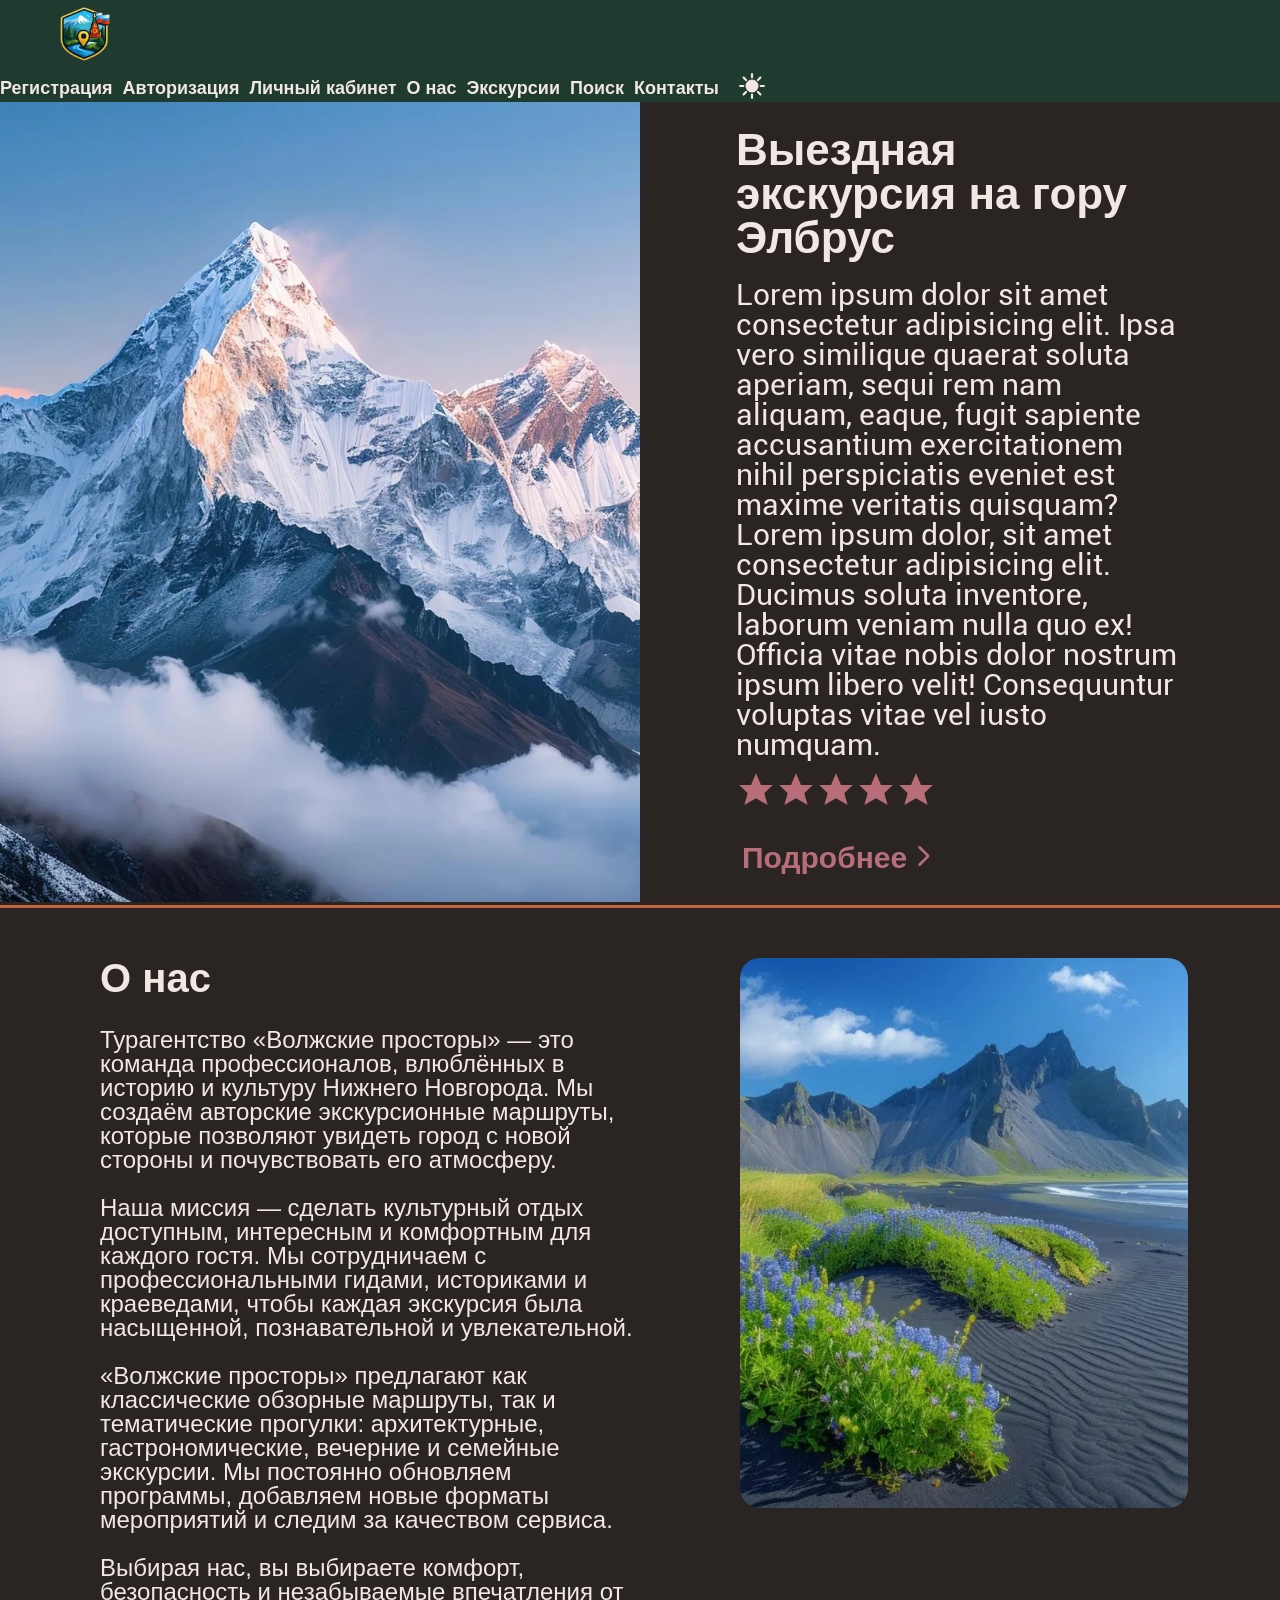
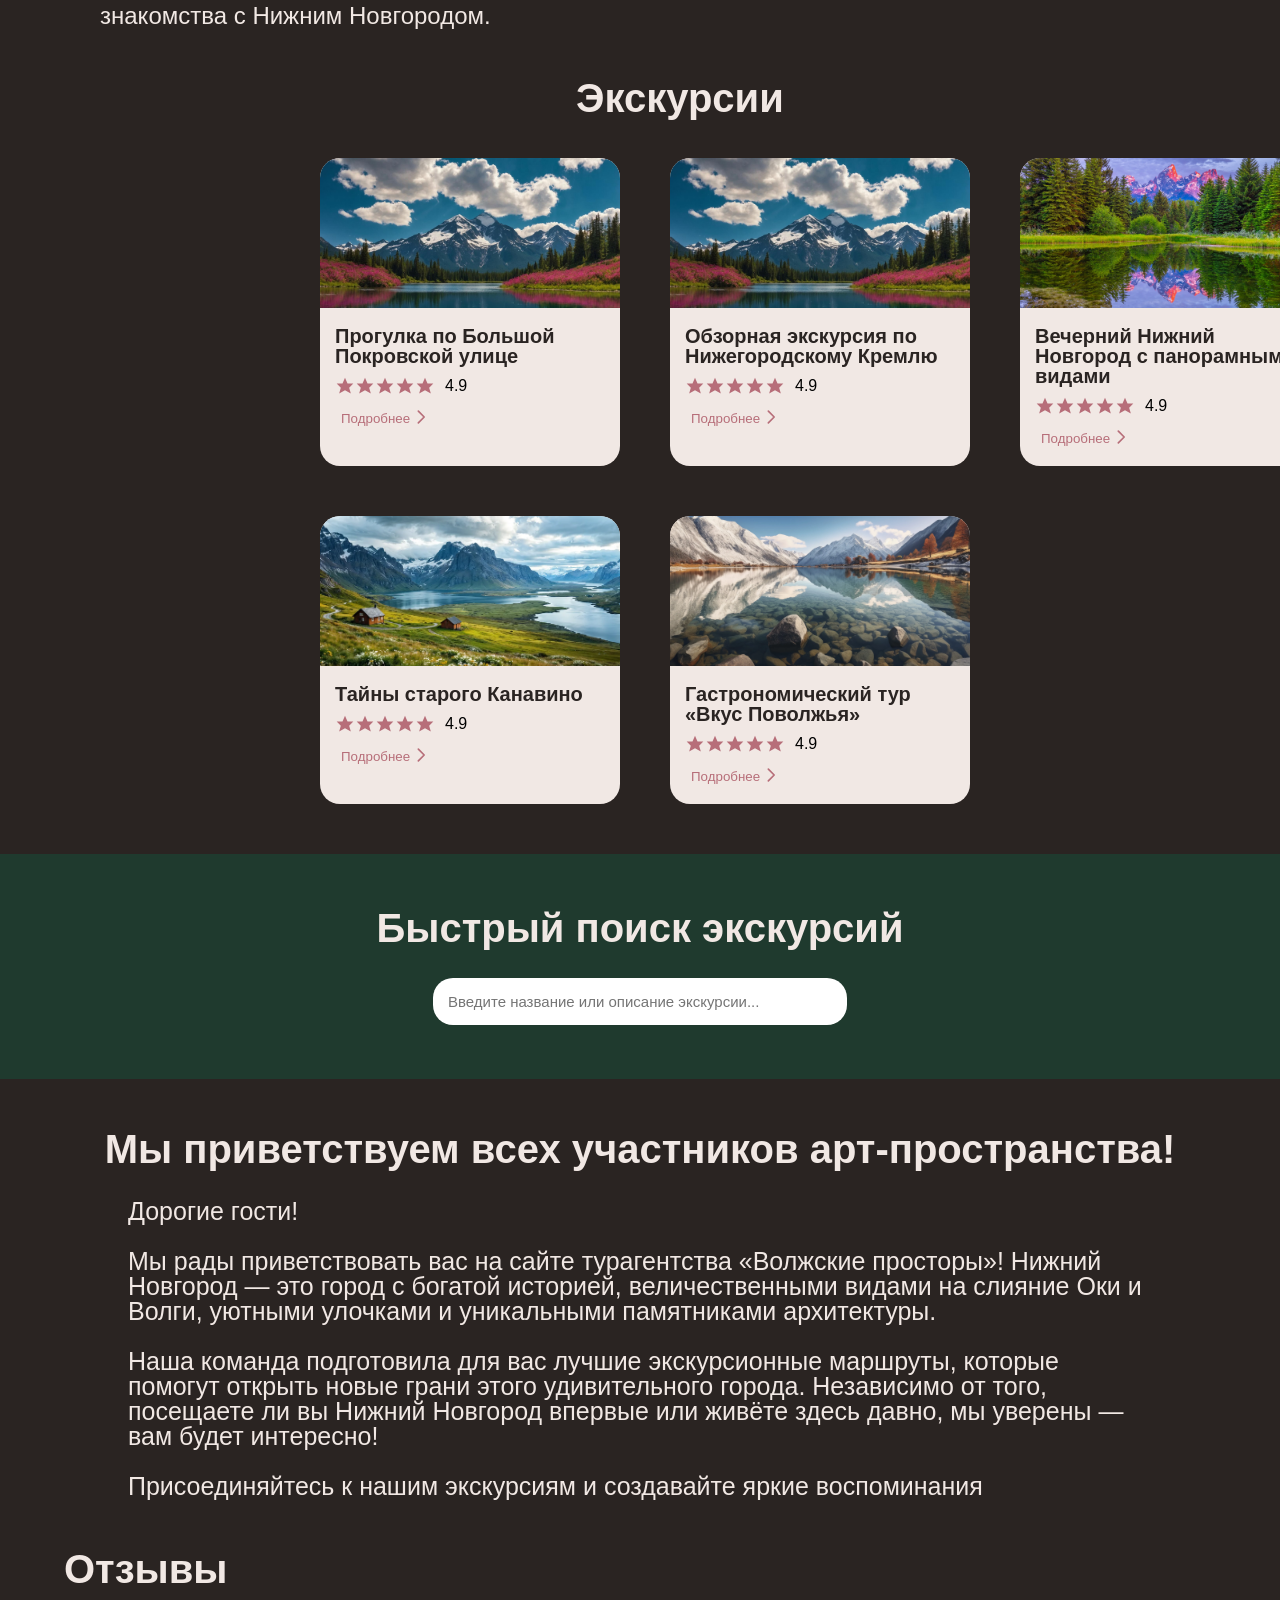
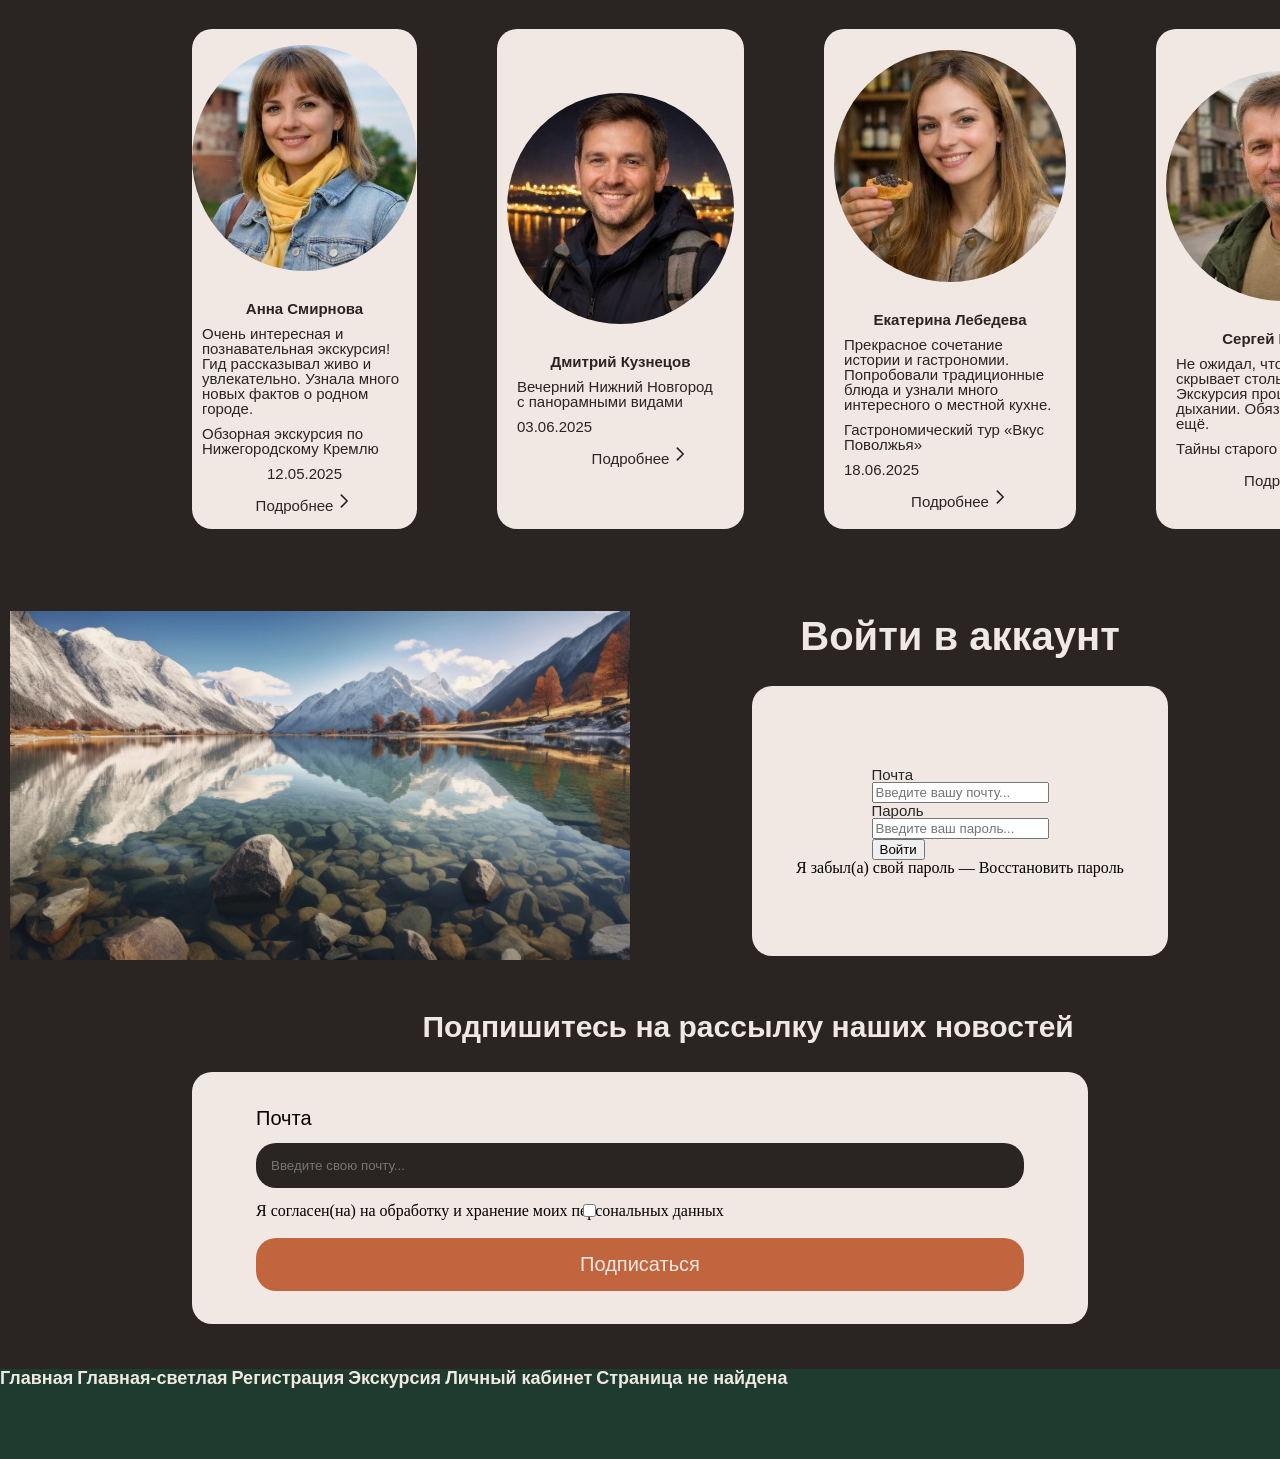
<file: index.html>
<!DOCTYPE html>
<html lang="en">

<head>
    <meta charset="UTF-8">
    <meta name="viewport" content="width=device-width, initial-scale=1.0">
    <link href="index.css" rel="stylesheet">
    <link href="reset.css" rel="stylesheet">
    <title>Туристическое агентство Волжские просторы | Культурные туры по России</title>
</head>

<body>
    <header>
        <div id="header-left">
            <img src="public/icons/logo.png" alt="Логотип Волжские Просторы" />
        </div>
        <div id="header-right">
            <nav id="header-nav">
                <a class="header-nav-link">Регистрация</a>
                <a class="header-nav-link">Авторизация</a>
                <a class="header-nav-link">Личный кабинет</a>
                <a class="header-nav-link">О нас</a>
                <a class="header-nav-link">Экскурсии</a>
                <a class="header-nav-link">Поиск</a>
                <a class="header-nav-link">Контакты</a>
            </nav>
            <a id="theme-switcher" href="05-m1.web.ru-github.io/index-light.html">
                <svg width="26" height="26" viewBox="0 0 24 24" fill="#F1E8E4" stroke="#F1E8E4" stroke-width="2"
                    stroke-linecap="round" stroke-linejoin="round">
                    <circle cx="12" cy="12" r="5" fill="#F1E8E4" />
                    <line x1="12" y1="1" x2="12" y2="4" />
                    <line x1="12" y1="20" x2="12" y2="23" />
                    <line x1="4.2" y1="4.2" x2="6.5" y2="6.5" />
                    <line x1="17.5" y1="17.5" x2="19.8" y2="19.8" />
                    <line x1="1" y1="12" x2="4" y2="12" />
                    <line x1="20" y1="12" x2="23" y2="12" />
                    <line x1="4.2" y1="19.8" x2="6.5" y2="17.5" />
                    <line x1="17.5" y1="6.5" x2="19.8" y2="4.2" />
                </svg>
            </a>
        </div>
    </header>
    <section id="home-section">
        <div id="home-left-block">
            <img src="public/images/i.webp" alt="Фотография с места экскурсии" />
        </div>
        <div id="home-right-block">
            <div id="home-right-wrapper">
                <h2 id="home-right-heading">
                    Выездная экскурсия на гору Элбрус
                </h2>
                <p id="home-right-text">
                    Lorem ipsum dolor sit amet consectetur adipisicing elit. Ipsa vero similique quaerat soluta aperiam,
                    sequi rem nam aliquam, eaque, fugit sapiente accusantium exercitationem nihil perspiciatis eveniet
                    est maxime veritatis quisquam? Lorem ipsum dolor, sit amet consectetur adipisicing elit. Ducimus
                    soluta inventore, laborum veniam nulla quo ex! Officia vitae nobis dolor nostrum ipsum libero velit!
                    Consequuntur voluptas vitae vel iusto numquam.
                </p>
                <div id="home-right-rating">
                    <svg class="star" viewBox="0 0 24 24" fill="#B76E79">
                        <polygon points="12,2 15,9 22,9 17,14 19,21 12,17 5,21 7,14 2,9 9,9" />
                    </svg>
                    <svg class="star" viewBox="0 0 24 24" fill="#B76E79">
                        <polygon points="12,2 15,9 22,9 17,14 19,21 12,17 5,21 7,14 2,9 9,9" />
                    </svg>
                    <svg class="star" viewBox="0 0 24 24" fill="#B76E79">
                        <polygon points="12,2 15,9 22,9 17,14 19,21 12,17 5,21 7,14 2,9 9,9" />
                    </svg>
                    <svg class="star" viewBox="0 0 24 24" fill="#B76E79">
                        <polygon points="12,2 15,9 22,9 17,14 19,21 12,17 5,21 7,14 2,9 9,9" />
                    </svg>
                    <svg class="star" viewBox="0 0 24 24" fill="#B76E79">
                        <polygon points="12,2 15,9 22,9 17,14 19,21 12,17 5,21 7,14 2,9 9,9" />
                    </svg>
                </div>
                <button id="home-right-more">Подробнее<span><svg viewBox="0 0 24 24" width="30" height="30">
                            <path d="M10 5L17 12L10 19" fill="none" stroke="currentColor" stroke-width="2"
                                stroke-linecap="round" stroke-linejoin="round" />
                        </svg></span></button>
            </div>
        </div>
    </section>
    <section id="about-section">
        <div id="about-left-block">
            <h2 id="about-left-heading">О нас</h2>
            <p id="about-left-text">
                Турагентство «Волжские просторы» — это команда профессионалов, влюблённых в историю и культуру Нижнего
                Новгорода. Мы создаём авторские экскурсионные маршруты, которые позволяют увидеть город с новой стороны
                и почувствовать его атмосферу.
                <br>
                <br>

                Наша миссия — сделать культурный отдых доступным, интересным и комфортным для каждого гостя. Мы
                сотрудничаем с профессиональными гидами, историками и краеведами, чтобы каждая экскурсия была
                насыщенной, познавательной и увлекательной.
                <br>
                <br>
                «Волжские просторы» предлагают как классические обзорные маршруты, так и тематические прогулки:
                архитектурные, гастрономические, вечерние и семейные экскурсии. Мы постоянно обновляем программы,
                добавляем новые форматы мероприятий и следим за качеством сервиса.
                <br>
                <br>
                Выбирая нас, вы выбираете комфорт, безопасность и незабываемые впечатления от знакомства с Нижним
                Новгородом.
            </p>
        </div>
        <div id="about-right-block">
            <img src="public/images/i (3).webp" alt='Изображение для секции "О нас"'>
        </div>
    </section>
    <section id="excursion-section">
        <h1 id="ex-h" style="margin-left: 20vw; margin-bottom: 40px;">Экскурсии</h1>
        <div id="excursion-cards-top">
            <div class="excursion-card">
                <div id="excursion-card-top">
                    <img src="public/images/OKcx6Vf-Llo.jpg" alt="Фотография карточки экскурсии" />
                </div>
                <div id="excursion-card-bottom">
                    <h3 id="excursion-card-bottom-heading">Прогулка по Большой Покровской улице</h3>
                    <p id="excursion-card-bottom-description"></p>
                    <p id="excursion-card-bottom-books"></p><span>
                        <div class="excursion-card-bottom-stars">
                            <svg class="star" viewBox="0 0 24 24" fill="#B76E79">
                                <polygon points="12,2 15,9 22,9 17,14 19,21 12,17 5,21 7,14 2,9 9,9" />
                            </svg>
                            <svg class="star" viewBox="0 0 24 24" fill="#B76E79">
                                <polygon points="12,2 15,9 22,9 17,14 19,21 12,17 5,21 7,14 2,9 9,9" />
                            </svg>
                            <svg class="star" viewBox="0 0 24 24" fill="#B76E79">
                                <polygon points="12,2 15,9 22,9 17,14 19,21 12,17 5,21 7,14 2,9 9,9" />
                            </svg>
                            <svg class="star" viewBox="0 0 24 24" fill="#B76E79">
                                <polygon points="12,2 15,9 22,9 17,14 19,21 12,17 5,21 7,14 2,9 9,9" />
                            </svg>
                            <svg class="star" viewBox="0 0 24 24" fill="#B76E79">
                                <polygon points="12,2 15,9 22,9 17,14 19,21 12,17 5,21 7,14 2,9 9,9" />
                            </svg>
                            <p id="excursion-card-bottom-rating">4.9</p>

                        </div>
                    </span>
                    <button class="bottom-ex-b">Подробнее<span><svg viewBox="0 0 24 24" width="20" height="20">
                                <path d="M10 5L17 12L10 19" fill="none" stroke="currentColor" stroke-width="2"
                                    stroke-linecap="round" stroke-linejoin="round" />
                            </svg></span></button>
                </div>
            </div>
            <div class="excursion-card">
                <div id="excursion-card-top">
                    <img src="public/images/OKcx6Vf-Llo.jpg" alt="Фотография карточки экскурсии" />
                </div>
                <div id="excursion-card-bottom">
                    <h3 id="excursion-card-bottom-heading">Обзорная экскурсия по Нижегородскому Кремлю</h3>
                    <p id="excursion-card-bottom-description"></p>
                    <p id="excursion-card-bottom-books"></p><span>
                        <div class="excursion-card-bottom-stars">
                            <svg class="star" viewBox="0 0 24 24" fill="#B76E79">
                                <polygon points="12,2 15,9 22,9 17,14 19,21 12,17 5,21 7,14 2,9 9,9" />
                            </svg>
                            <svg class="star" viewBox="0 0 24 24" fill="#B76E79">
                                <polygon points="12,2 15,9 22,9 17,14 19,21 12,17 5,21 7,14 2,9 9,9" />
                            </svg>
                            <svg class="star" viewBox="0 0 24 24" fill="#B76E79">
                                <polygon points="12,2 15,9 22,9 17,14 19,21 12,17 5,21 7,14 2,9 9,9" />
                            </svg>
                            <svg class="star" viewBox="0 0 24 24" fill="#B76E79">
                                <polygon points="12,2 15,9 22,9 17,14 19,21 12,17 5,21 7,14 2,9 9,9" />
                            </svg>
                            <svg class="star" viewBox="0 0 24 24" fill="#B76E79">
                                <polygon points="12,2 15,9 22,9 17,14 19,21 12,17 5,21 7,14 2,9 9,9" />
                            </svg>
                            <p id="excursion-card-bottom-rating">4.9</p>
                        </div>

                    </span>
                    <button class="bottom-ex-b">Подробнее<span><svg viewBox="0 0 24 24" width="20" height="20">
                                <path d="M10 5L17 12L10 19" fill="none" stroke="currentColor" stroke-width="2"
                                    stroke-linecap="round" stroke-linejoin="round" />
                            </svg></span></button>
                </div>
            </div>
            <div class="excursion-card">
                <div id="excursion-card-top">
                    <img src="public/images/i (5).webp" alt="Фотография карточки экскурсии" />
                </div>
                <div id="excursion-card-bottom">
                    <h3 id="excursion-card-bottom-heading">Вечерний Нижний Новгород с панорамными видами</h3>
                    <p id="excursion-card-bottom-description"></p>
                    <p id="excursion-card-bottom-books"></p><span>
                        <div class="excursion-card-bottom-stars">
                            <svg class="star" viewBox="0 0 24 24" fill="#B76E79">
                                <polygon points="12,2 15,9 22,9 17,14 19,21 12,17 5,21 7,14 2,9 9,9" />
                            </svg>
                            <svg class="star" viewBox="0 0 24 24" fill="#B76E79">
                                <polygon points="12,2 15,9 22,9 17,14 19,21 12,17 5,21 7,14 2,9 9,9" />
                            </svg>
                            <svg class="star" viewBox="0 0 24 24" fill="#B76E79">
                                <polygon points="12,2 15,9 22,9 17,14 19,21 12,17 5,21 7,14 2,9 9,9" />
                            </svg>
                            <svg class="star" viewBox="0 0 24 24" fill="#B76E79">
                                <polygon points="12,2 15,9 22,9 17,14 19,21 12,17 5,21 7,14 2,9 9,9" />
                            </svg>
                            <svg class="star" viewBox="0 0 24 24" fill="#B76E79">
                                <polygon points="12,2 15,9 22,9 17,14 19,21 12,17 5,21 7,14 2,9 9,9" />
                            </svg>
                            <p id="excursion-card-bottom-rating">4.9</p>

                        </div>
                    </span>
                    <button class="bottom-ex-b">Подробнее<span><svg viewBox="0 0 24 24" width="20" height="20">
                                <path d="M10 5L17 12L10 19" fill="none" stroke="currentColor" stroke-width="2"
                                    stroke-linecap="round" stroke-linejoin="round" />
                            </svg></span></button>
                </div>
            </div>
        </div>
        <div id="excursion-cards-bottom">
            <div class="excursion-card">
                <div id="excursion-card-top">
                    <img src="public/images/i (4).webp" alt="Фотография карточки экскурсии" />
                </div>
                <div id="excursion-card-bottom">
                    <h3 id="excursion-card-bottom-heading">Тайны старого Канавино
                    </h3>
                    <p id="excursion-card-bottom-description"></p>
                    <p id="excursion-card-bottom-books"></p><span>
                        <div class="excursion-card-bottom-stars">
                            <svg class="star" viewBox="0 0 24 24" fill="#B76E79">
                                <polygon points="12,2 15,9 22,9 17,14 19,21 12,17 5,21 7,14 2,9 9,9" />
                            </svg>
                            <svg class="star" viewBox="0 0 24 24" fill="#B76E79">
                                <polygon points="12,2 15,9 22,9 17,14 19,21 12,17 5,21 7,14 2,9 9,9" />
                            </svg>
                            <svg class="star" viewBox="0 0 24 24" fill="#B76E79">
                                <polygon points="12,2 15,9 22,9 17,14 19,21 12,17 5,21 7,14 2,9 9,9" />
                            </svg>
                            <svg class="star" viewBox="0 0 24 24" fill="#B76E79">
                                <polygon points="12,2 15,9 22,9 17,14 19,21 12,17 5,21 7,14 2,9 9,9" />
                            </svg>
                            <svg class="star" viewBox="0 0 24 24" fill="#B76E79">
                                <polygon points="12,2 15,9 22,9 17,14 19,21 12,17 5,21 7,14 2,9 9,9" />
                            </svg>
                            <p id="excursion-card-bottom-rating">4.9</p>

                        </div>
                    </span>
                    <button class="bottom-ex-b">Подробнее<span><svg viewBox="0 0 24 24" width="20" height="20">
                                <path d="M10 5L17 12L10 19" fill="none" stroke="currentColor" stroke-width="2"
                                    stroke-linecap="round" stroke-linejoin="round" />
                            </svg></span></button>
                </div>
            </div>
            <div class="excursion-card">
                <div id="excursion-card-top">
                    <img src="public/images/i (2).webp" alt="Фотография карточки экскурсии" />
                </div>
                <div id="excursion-card-bottom">
                    <h3 id="excursion-card-bottom-heading">Гастрономический тур «Вкус Поволжья»</h3>
                    <p id="excursion-card-bottom-description"></p>
                    <p id="excursion-card-bottom-books"></p><span>
                        <div class="excursion-card-bottom-stars">
                            <svg class="star" viewBox="0 0 24 24" fill="#B76E79">
                                <polygon points="12,2 15,9 22,9 17,14 19,21 12,17 5,21 7,14 2,9 9,9" />
                            </svg>
                            <svg class="star" viewBox="0 0 24 24" fill="#B76E79">
                                <polygon points="12,2 15,9 22,9 17,14 19,21 12,17 5,21 7,14 2,9 9,9" />
                            </svg>
                            <svg class="star" viewBox="0 0 24 24" fill="#B76E79">
                                <polygon points="12,2 15,9 22,9 17,14 19,21 12,17 5,21 7,14 2,9 9,9" />
                            </svg>
                            <svg class="star" viewBox="0 0 24 24" fill="#B76E79">
                                <polygon points="12,2 15,9 22,9 17,14 19,21 12,17 5,21 7,14 2,9 9,9" />
                            </svg>
                            <svg class="star" viewBox="0 0 24 24" fill="#B76E79">
                                <polygon points="12,2 15,9 22,9 17,14 19,21 12,17 5,21 7,14 2,9 9,9" />
                            </svg>
                            <p id="excursion-card-bottom-rating">4.9</p>

                        </div>
                    </span>
                    <button class="bottom-ex-b">Подробнее<span><svg viewBox="0 0 24 24" width="20" height="20">
                                <path d="M10 5L17 12L10 19" fill="none" stroke="currentColor" stroke-width="2"
                                    stroke-linecap="round" stroke-linejoin="round" />
                            </svg></span></button>
                </div>
            </div>
        </div>
    </section>
    <section id="search-section">
        <h2 id="search-section-heading">Быстрый поиск экскурсий</h2>
        <input id="s-s-i" type="text" placeholder="Введите название или описание экскурсии..." />

        <ul id="search-cheats" style="display: none;">
            <li class="search-cheat">Экскурсия по Красной Площади</li>
            <li class="search-cheat">Экскурсия по озеру Байкал</li>
            <li class="search-cheat">Экскурсия по основным достопримечательностям Москвы</li>
        </ul>
    </section>
    <section id="greeting-section">
        <div id="gw">
            <h2 id="greeting-section-heading" style="text-align: center;">Мы приветствуем всех участников
                арт-пространства!</h2>
            <p id="greeting-section-text">Дорогие гости!
                <br><br>
                Мы рады приветствовать вас на сайте турагентства «Волжские просторы»! Нижний Новгород — это город с
                богатой
                историей, величественными видами на слияние Оки и Волги, уютными улочками и уникальными памятниками
                архитектуры.
                <br><br>
                Наша команда подготовила для вас лучшие экскурсионные маршруты, которые помогут открыть новые грани
                этого
                удивительного города. Независимо от того, посещаете ли вы Нижний Новгород впервые или живёте здесь
                давно, мы
                уверены — вам будет интересно!
                <br><br>
                Присоединяйтесь к нашим экскурсиям и создавайте яркие воспоминания
            </p>
        </div>

    </section>
    <section id="feedback-section">
        <h2 id="feedback-section-heading">Отзывы</h2>
        <div id="feedback-cards">
            <div class="feedack-card">
                <div class="feedback-card-top">
                    <img src="public/images/anna.jpg" alt="Фотография человека, оставившего отзыв">
                    <p class="feedback-card-name"></p>
                </div>
                <p id="feedback-card-mid">
                <p class="f-c-n">Анна Смирнова</p>
                <p class="f-c-d">Очень интересная и познавательная экскурсия! Гид рассказывал живо и увлекательно.
                    Узнала много новых фактов о родном городе.</p>
                <p class="f-c-e">Обзорная экскурсия по Нижегородскому Кремлю</p>
                <p class="feedback-card-date">12.05.2025
                </p>
                </p>

                <div class="feedback-card-bottom">

                    <a href="#" class="feedback-card-more">Подробнее<span><svg viewBox="0 0 24 24" width="20"
                                height="20">
                                <path d="M10 5L17 12L10 19" fill="none" stroke="currentColor" stroke-width="2"
                                    stroke-linecap="round" stroke-linejoin="round" />
                            </svg></span></ф>
                </div>
            </div>
            <div class="feedack-card">
                <div class="feedback-card-top">
                    <img src="public/images/dmitry.jpg" alt="Фотография человека, оставившего отзыв">
                    <p class="feedback-card-name"></p>
                </div>
                <p id="feedback-card-mid">
                <p class="f-c-n">Дмитрий Кузнецов</p>
                <p class="f-c-d">Вечерний Нижний Новгород с панорамными видами
                </p>
                <p class="f-c-e">03.06.2025</p>
                </p>
                <div class="feedback-card-bottom">
                    <p class="feedback-card-date"></p>
                    <a href="#" class="feedback-card-more">Подробнее<span><svg viewBox="0 0 24 24" width="20"
                                height="20">
                                <path d="M10 5L17 12L10 19" fill="none" stroke="currentColor" stroke-width="2"
                                    stroke-linecap="round" stroke-linejoin="round" />
                            </svg></span></ф>
                </div>
            </div>
            <div class="feedack-card">
                <div class="feedback-card-top">
                    <img src="public/images/ekaterina.jpg" alt="Фотография человека, оставившего отзыв">
                    <p class="feedback-card-name"></p>
                </div>
                <p id="feedback-card-mid">
                <p class="f-c-n">Екатерина Лебедева</p>
                <p class="f-c-d">Прекрасное сочетание истории и гастрономии. Попробовали традиционные блюда и узнали
                    много интересного о местной кухне.
                </p>
                <p class="f-c-e">Гастрономический тур «Вкус Поволжья»
                </p>
                <p class="feedback-card-date">18.06.2025
                </p>
                </p>
                <div class="feedback-card-bottom">

                    <a href="#" class="feedback-card-more">Подробнее<span><svg viewBox="0 0 24 24" width="20"
                                height="20">
                                <path d="M10 5L17 12L10 19" fill="none" stroke="currentColor" stroke-width="2"
                                    stroke-linecap="round" stroke-linejoin="round" />
                            </svg></span></ф>
                </div>
            </div>
            <div class="feedack-card">
                <div class="feedback-card-top">
                    <img src="public/images/sergey.jpg" alt="Фотография человека, оставившего отзыв">
                    <p class="feedback-card-name"></p>
                </div>
                <p id="feedback-card-mid">
                <p class="f-c-n">Сергей Морозов</p>
                <p class="f-c-d">Не ожидал, что район скрывает столько историй! Экскурсия прошла на одном дыхании.
                    Обязательно приду ещё.</p>
                <p class="f-c-e">Тайны старого Канавино
                </p>
                <p class="feedback-card-date"></p>
                </p>
                <div class="feedback-card-bottom">
                    <a href="#" class="feedback-card-more">Подробнее<span><svg viewBox="0 0 24 24" width="20"
                                height="20">
                                <path d="M10 5L17 12L10 19" fill="none" stroke="currentColor" stroke-width="2"
                                    stroke-linecap="round" stroke-linejoin="round" />
                            </svg></span></ф>
                </div>
            </div>
        </div>
    </section>
    <section id="login-section">
        <div id="login-right-block">
            <img src="public/images/i (2).webp" alt='Изображение для секции входа в аккаунт' />
        </div>
        <div id="login-left-block">
            <h2 id="login-left-heading">Войти в аккаунт</h2>
            <form id="login-form">
                <label class="login-form-input-label">Почта</label>
                <br>
                <input type="email" placeholder="Введите вашу почту..." id="login-form-email-input" />
                <br>
                <label class="login-form-input-label">Пароль</label>
                <br>
                <input type="password" placeholder="Введите ваш пароль..." id="login-form-pass-input" />
                <br>
                <button id="login-form-submit">Войти</button>
                <a id="login-form-forgot-pass">Я забыл(а) свой пароль — Восстановить пароль</a>
            </form>
        </div>
    </section>
    <section id="news-section">
        <h2 id="news-section-heading">
            Подпишитесь на рассылку наших новостей
        </h2>
        <form class="news-form">
            <label for="news-form-email" class="news-form-label">Почта</label>
            <input style="margin-bottom: 15px;" id="news-form-email" type="email" placeholder="Введите свою почту..." />
            Я согласен(на) на обработку и хранение моих персональных
            данных
            <input id="news-form-checkbox" type="checkbox" style="position: relative; top: -18px; left: -4vw;"></input>
            <button id="news-form-submit" type="submit">Подписаться</button>
        </form>
        </seciton>
        <footer>
            <a class="footer-nav-link">Главная</a>
            <a class="footer-nav-link">Главная-светлая</a>
            <a class="footer-nav-link">Регистрация</a>
            <a class="footer-nav-link">Экскурсия</a>
            <a class="footer-nav-link">Личный кабинет</a>
            <a class="footer-nav-link">Страница не найдена</a>
        </footer>
</body>

</html>
</file>
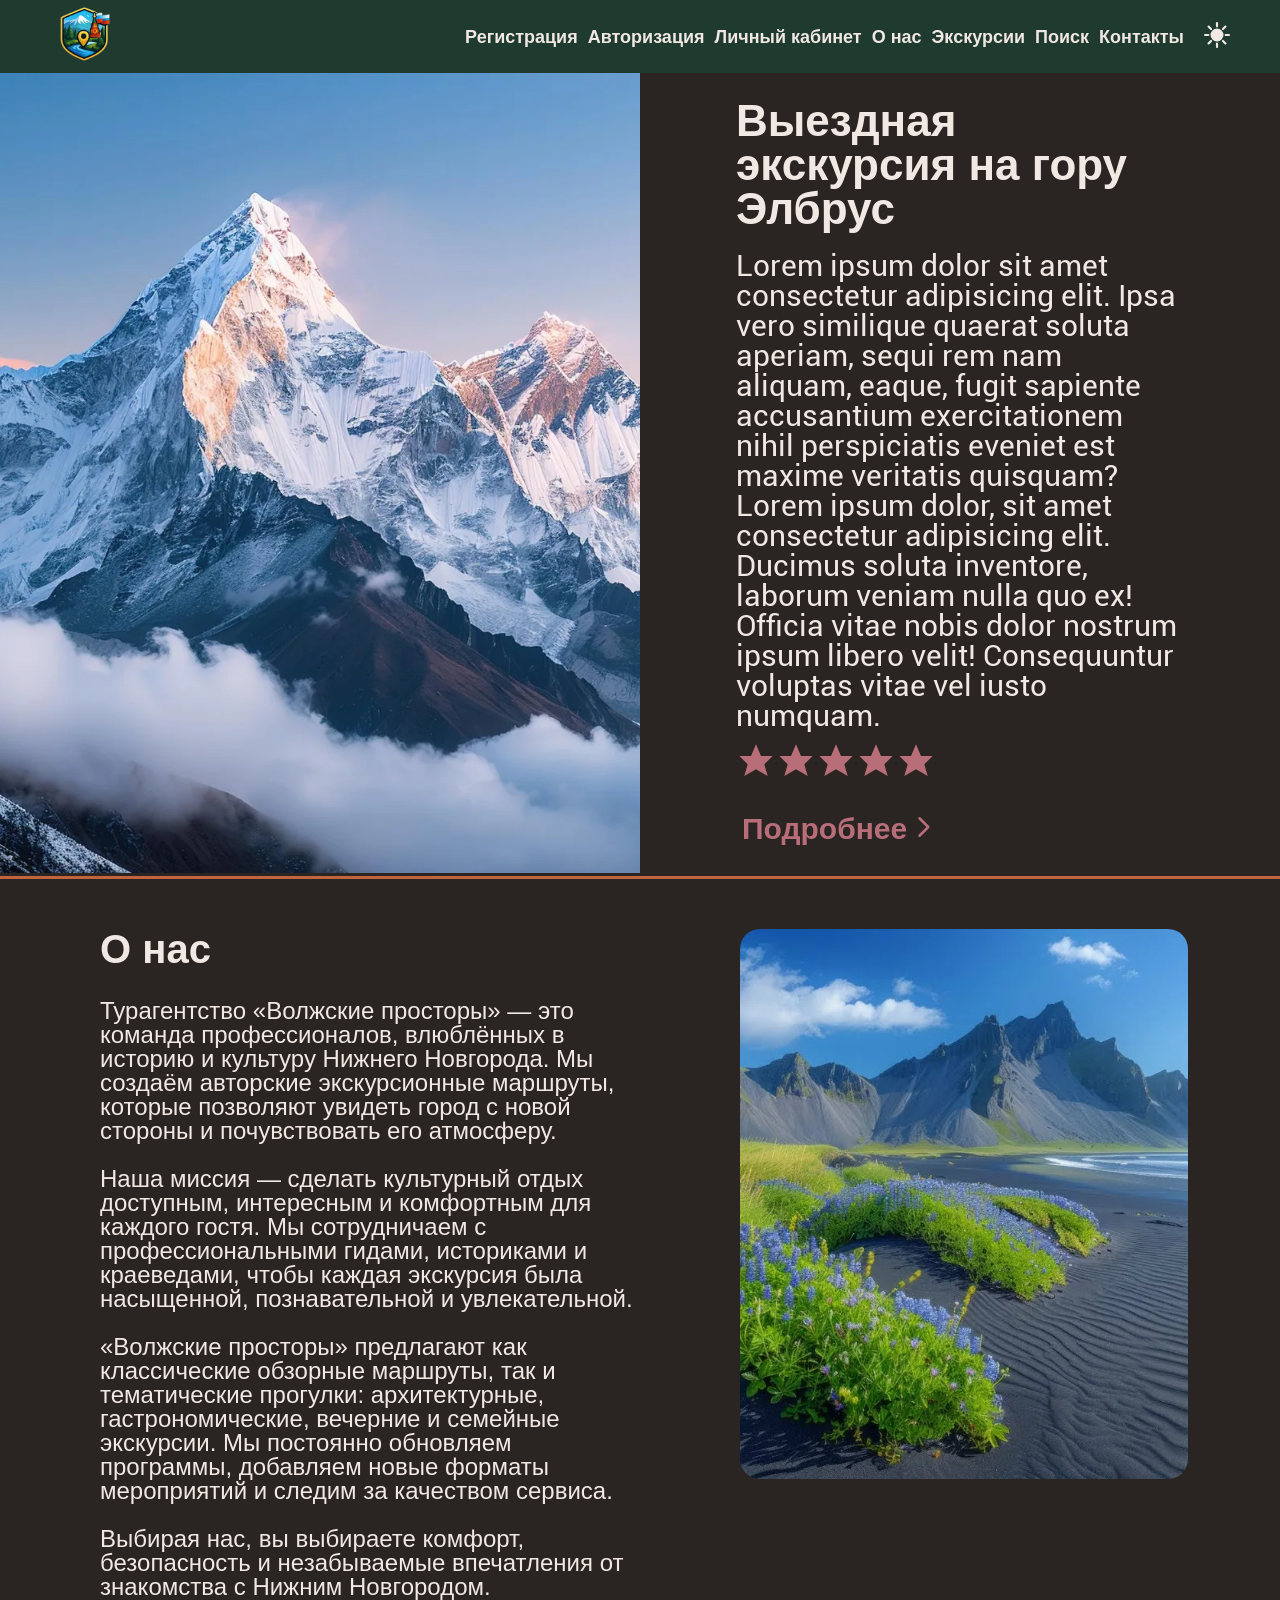
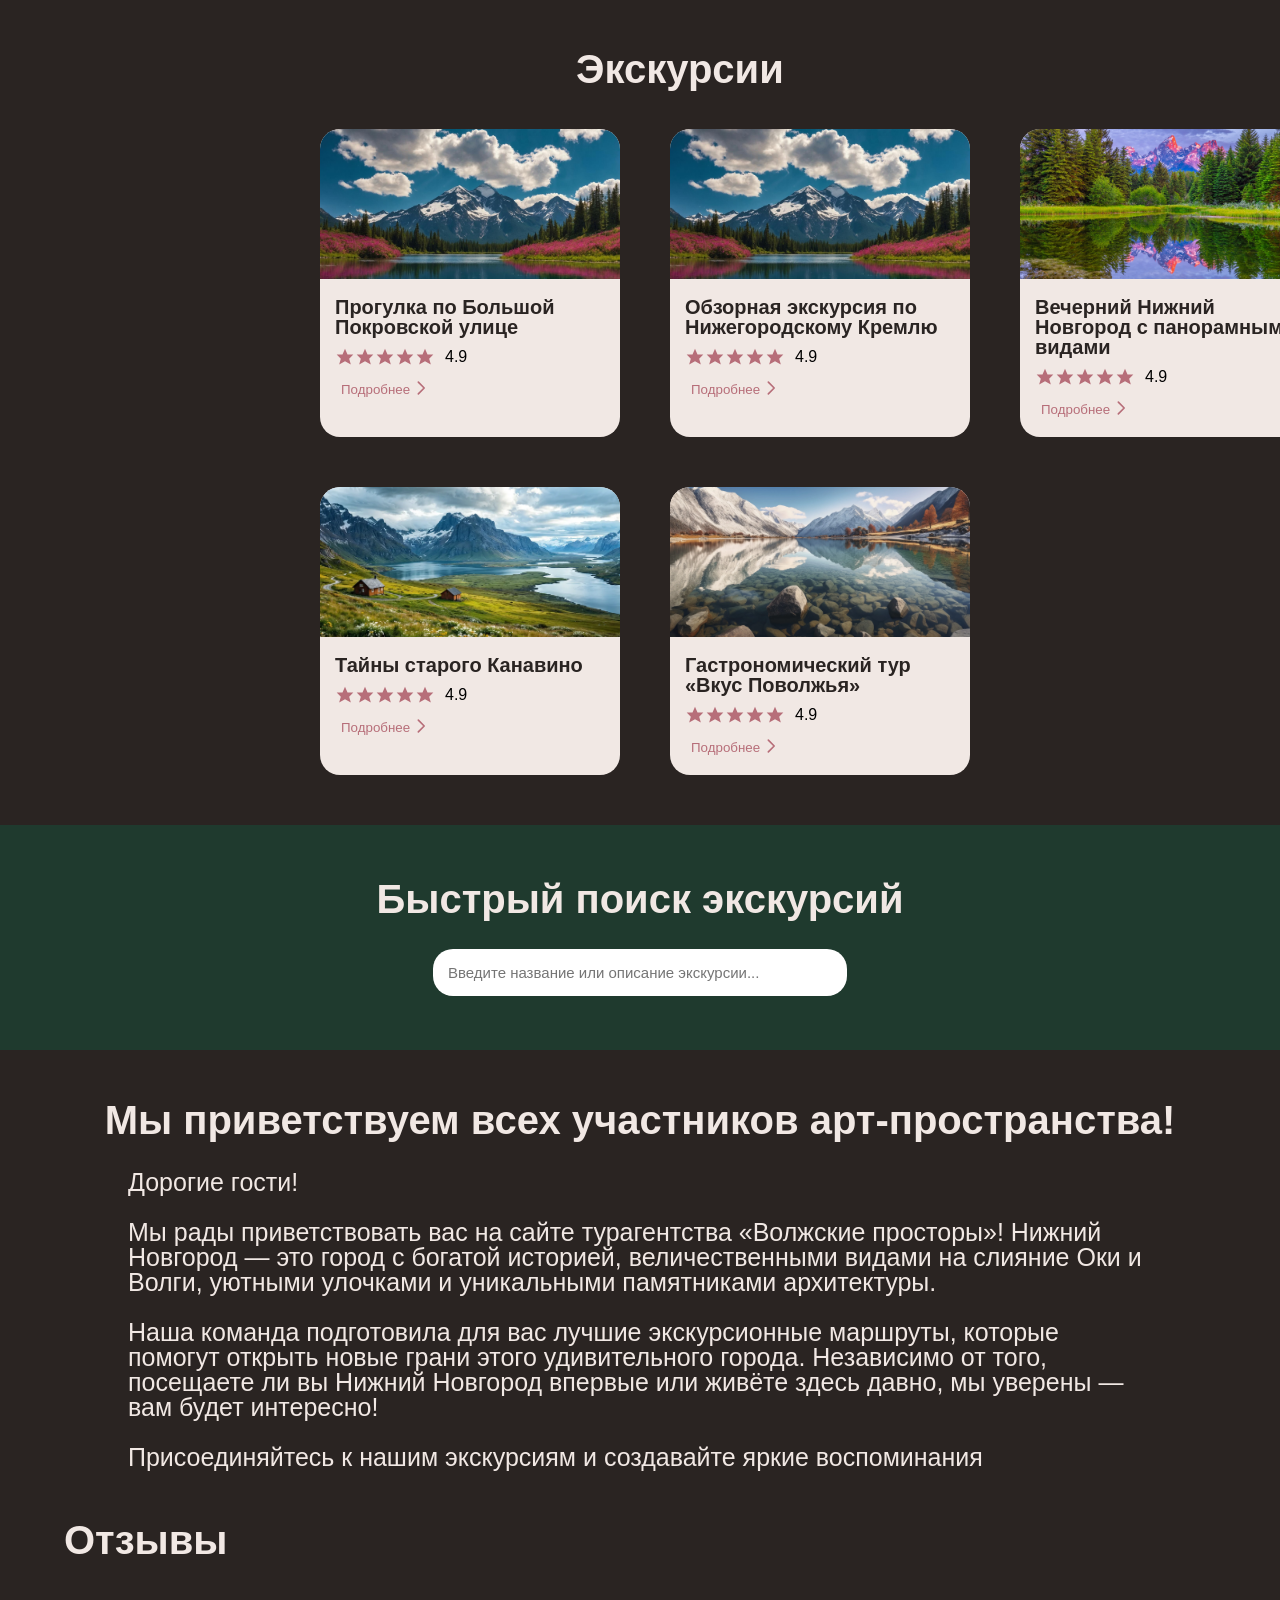
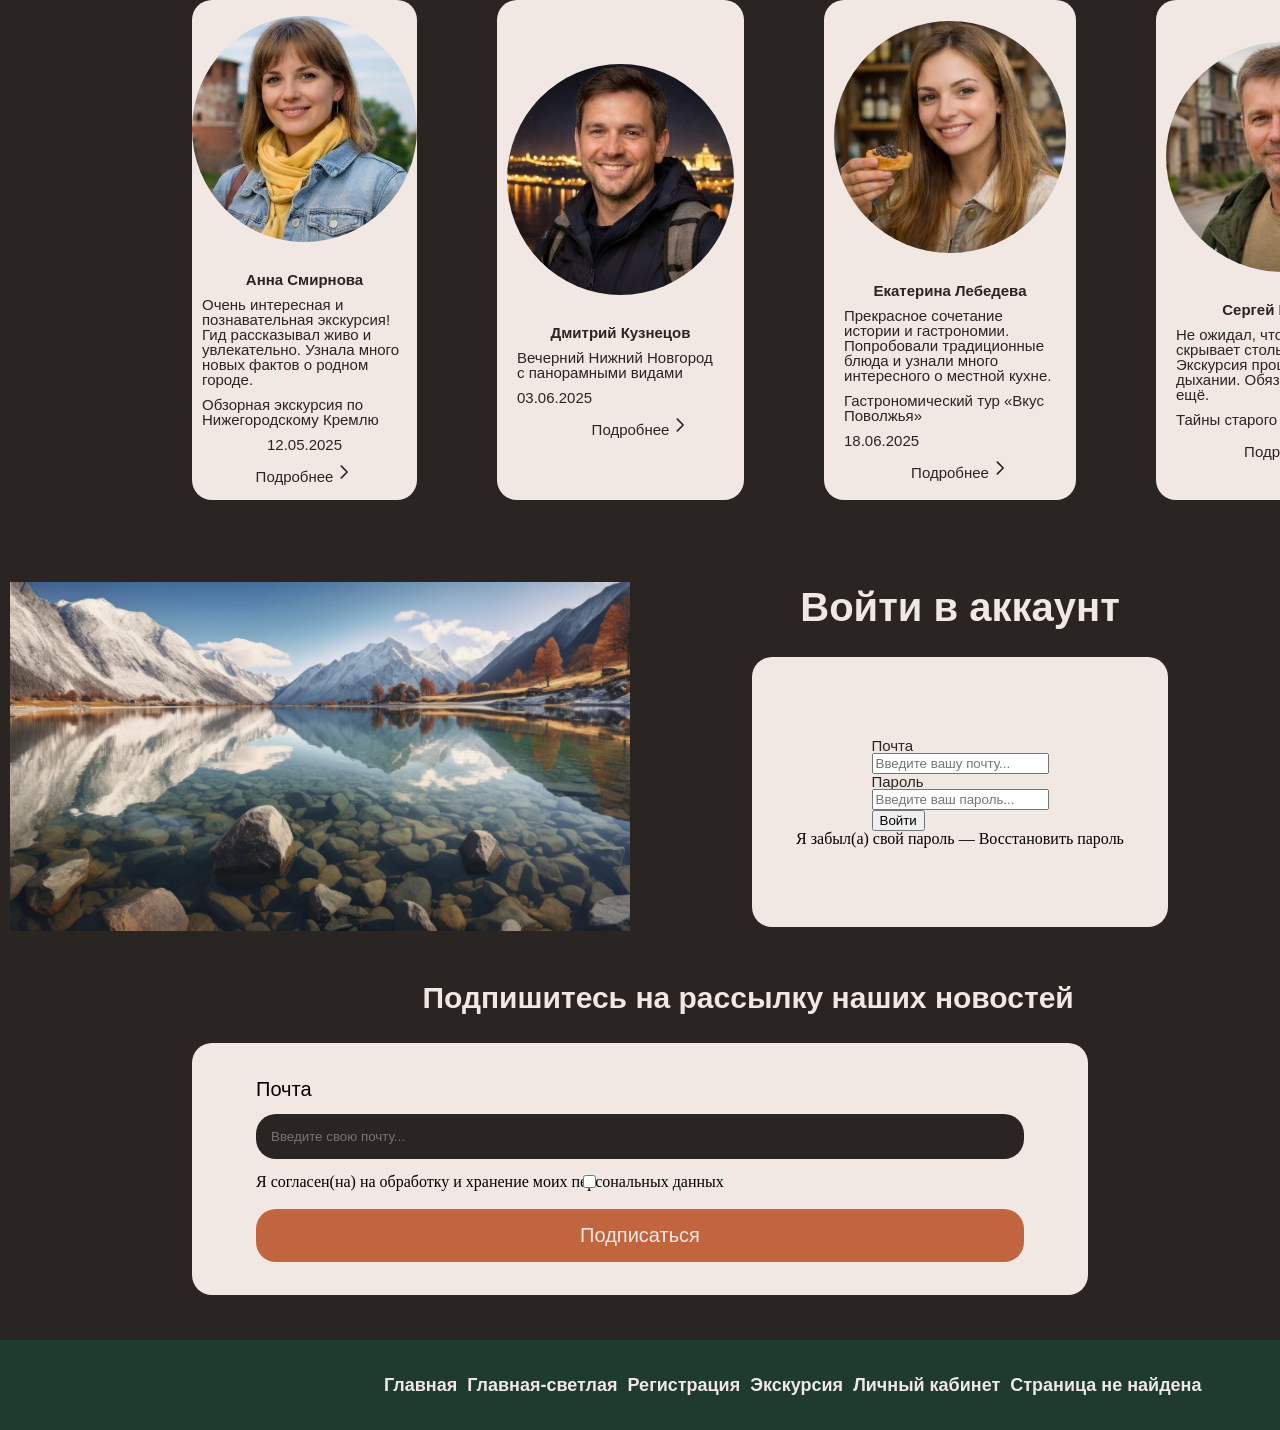
<file: src/pages/index.html>
<!DOCTYPE html>
<html lang="en">

<head>
    <meta charset="UTF-8">
    <meta name="viewport" content="width=device-width, initial-scale=1.0">
    <link href="../style/reset.css" rel="stylesheet">
    <link href="../style/index.css" rel="stylesheet">
    <title>Туристическое агентство Волжские просторы | Культурные туры по России</title>
</head>

<body>
    <header>
        <div id="header-left">
            <img src="../../public/icons/logo.png" alt="Логотип Волжские Просторы" />
        </div>
        <div id="header-right">
            <nav id="header-nav">
                <a class="header-nav-link">Регистрация</a>
                <a class="header-nav-link">Авторизация</a>
                <a class="header-nav-link">Личный кабинет</a>
                <a class="header-nav-link">О нас</a>
                <a class="header-nav-link">Экскурсии</a>
                <a class="header-nav-link">Поиск</a>
                <a class="header-nav-link">Контакты</a>
            </nav>
            <a id="theme-switcher" href="05-m1.web.ru-github.io/index-light.html">
                <svg width="26" height="26" viewBox="0 0 24 24" fill="#F1E8E4" stroke="#F1E8E4" stroke-width="2"
                    stroke-linecap="round" stroke-linejoin="round">
                    <circle cx="12" cy="12" r="5" fill="#F1E8E4" />
                    <line x1="12" y1="1" x2="12" y2="4" />
                    <line x1="12" y1="20" x2="12" y2="23" />
                    <line x1="4.2" y1="4.2" x2="6.5" y2="6.5" />
                    <line x1="17.5" y1="17.5" x2="19.8" y2="19.8" />
                    <line x1="1" y1="12" x2="4" y2="12" />
                    <line x1="20" y1="12" x2="23" y2="12" />
                    <line x1="4.2" y1="19.8" x2="6.5" y2="17.5" />
                    <line x1="17.5" y1="6.5" x2="19.8" y2="4.2" />
                </svg>
            </a>
        </div>
    </header>
    <section id="home-section">
        <div id="home-left-block">
            <img src="../../public/images/i.webp" alt="Фотография с места экскурсии" />
        </div>
        <div id="home-right-block">
            <div id="home-right-wrapper">
                <h2 id="home-right-heading">
                    Выездная экскурсия на гору Элбрус
                </h2>
                <p id="home-right-text">
                    Lorem ipsum dolor sit amet consectetur adipisicing elit. Ipsa vero similique quaerat soluta aperiam,
                    sequi rem nam aliquam, eaque, fugit sapiente accusantium exercitationem nihil perspiciatis eveniet
                    est maxime veritatis quisquam? Lorem ipsum dolor, sit amet consectetur adipisicing elit. Ducimus
                    soluta inventore, laborum veniam nulla quo ex! Officia vitae nobis dolor nostrum ipsum libero velit!
                    Consequuntur voluptas vitae vel iusto numquam.
                </p>
                <div id="home-right-rating">
                    <svg class="star" viewBox="0 0 24 24" fill="#B76E79">
                        <polygon points="12,2 15,9 22,9 17,14 19,21 12,17 5,21 7,14 2,9 9,9" />
                    </svg>
                    <svg class="star" viewBox="0 0 24 24" fill="#B76E79">
                        <polygon points="12,2 15,9 22,9 17,14 19,21 12,17 5,21 7,14 2,9 9,9" />
                    </svg>
                    <svg class="star" viewBox="0 0 24 24" fill="#B76E79">
                        <polygon points="12,2 15,9 22,9 17,14 19,21 12,17 5,21 7,14 2,9 9,9" />
                    </svg>
                    <svg class="star" viewBox="0 0 24 24" fill="#B76E79">
                        <polygon points="12,2 15,9 22,9 17,14 19,21 12,17 5,21 7,14 2,9 9,9" />
                    </svg>
                    <svg class="star" viewBox="0 0 24 24" fill="#B76E79">
                        <polygon points="12,2 15,9 22,9 17,14 19,21 12,17 5,21 7,14 2,9 9,9" />
                    </svg>
                </div>
                <button id="home-right-more">Подробнее<span><svg viewBox="0 0 24 24" width="30" height="30">
                            <path d="M10 5L17 12L10 19" fill="none" stroke="currentColor" stroke-width="2"
                                stroke-linecap="round" stroke-linejoin="round" />
                        </svg></span></button>
            </div>
        </div>
    </section>
    <section id="about-section">
        <div id="about-left-block">
            <h2 id="about-left-heading">О нас</h2>
            <p id="about-left-text">
                Турагентство «Волжские просторы» — это команда профессионалов, влюблённых в историю и культуру Нижнего
                Новгорода. Мы создаём авторские экскурсионные маршруты, которые позволяют увидеть город с новой стороны
                и почувствовать его атмосферу.
                <br>
                <br>

                Наша миссия — сделать культурный отдых доступным, интересным и комфортным для каждого гостя. Мы
                сотрудничаем с профессиональными гидами, историками и краеведами, чтобы каждая экскурсия была
                насыщенной, познавательной и увлекательной.
                <br>
                <br>
                «Волжские просторы» предлагают как классические обзорные маршруты, так и тематические прогулки:
                архитектурные, гастрономические, вечерние и семейные экскурсии. Мы постоянно обновляем программы,
                добавляем новые форматы мероприятий и следим за качеством сервиса.
                <br>
                <br>
                Выбирая нас, вы выбираете комфорт, безопасность и незабываемые впечатления от знакомства с Нижним
                Новгородом.
            </p>
        </div>
        <div id="about-right-block">
            <img src="../../public/images/i (3).webp" alt='Изображение для секции "О нас"'>
        </div>
    </section>
    <section id="excursion-section">
        <h1 id="ex-h" style="margin-left: 20vw; margin-bottom: 40px;">Экскурсии</h1>
        <div id="excursion-cards-top">
            <div class="excursion-card">
                <div id="excursion-card-top">
                    <img src="../../public/images/OKcx6Vf-Llo.jpg" alt="Фотография карточки экскурсии" />
                </div>
                <div id="excursion-card-bottom">
                    <h3 id="excursion-card-bottom-heading">Прогулка по Большой Покровской улице</h3>
                    <p id="excursion-card-bottom-description"></p>
                    <p id="excursion-card-bottom-books"></p><span>
                        <div class="excursion-card-bottom-stars">
                            <svg class="star" viewBox="0 0 24 24" fill="#B76E79">
                                <polygon points="12,2 15,9 22,9 17,14 19,21 12,17 5,21 7,14 2,9 9,9" />
                            </svg>
                            <svg class="star" viewBox="0 0 24 24" fill="#B76E79">
                                <polygon points="12,2 15,9 22,9 17,14 19,21 12,17 5,21 7,14 2,9 9,9" />
                            </svg>
                            <svg class="star" viewBox="0 0 24 24" fill="#B76E79">
                                <polygon points="12,2 15,9 22,9 17,14 19,21 12,17 5,21 7,14 2,9 9,9" />
                            </svg>
                            <svg class="star" viewBox="0 0 24 24" fill="#B76E79">
                                <polygon points="12,2 15,9 22,9 17,14 19,21 12,17 5,21 7,14 2,9 9,9" />
                            </svg>
                            <svg class="star" viewBox="0 0 24 24" fill="#B76E79">
                                <polygon points="12,2 15,9 22,9 17,14 19,21 12,17 5,21 7,14 2,9 9,9" />
                            </svg>
                            <p id="excursion-card-bottom-rating">4.9</p>

                        </div>
                    </span>
                    <button class="bottom-ex-b">Подробнее<span><svg viewBox="0 0 24 24" width="20" height="20">
                                <path d="M10 5L17 12L10 19" fill="none" stroke="currentColor" stroke-width="2"
                                    stroke-linecap="round" stroke-linejoin="round" />
                            </svg></span></button>
                </div>
            </div>
            <div class="excursion-card">
                <div id="excursion-card-top">
                    <img src="../../public/images/OKcx6Vf-Llo.jpg" alt="Фотография карточки экскурсии" />
                </div>
                <div id="excursion-card-bottom">
                    <h3 id="excursion-card-bottom-heading">Обзорная экскурсия по Нижегородскому Кремлю</h3>
                    <p id="excursion-card-bottom-description"></p>
                    <p id="excursion-card-bottom-books"></p><span>
                        <div class="excursion-card-bottom-stars">
                            <svg class="star" viewBox="0 0 24 24" fill="#B76E79">
                                <polygon points="12,2 15,9 22,9 17,14 19,21 12,17 5,21 7,14 2,9 9,9" />
                            </svg>
                            <svg class="star" viewBox="0 0 24 24" fill="#B76E79">
                                <polygon points="12,2 15,9 22,9 17,14 19,21 12,17 5,21 7,14 2,9 9,9" />
                            </svg>
                            <svg class="star" viewBox="0 0 24 24" fill="#B76E79">
                                <polygon points="12,2 15,9 22,9 17,14 19,21 12,17 5,21 7,14 2,9 9,9" />
                            </svg>
                            <svg class="star" viewBox="0 0 24 24" fill="#B76E79">
                                <polygon points="12,2 15,9 22,9 17,14 19,21 12,17 5,21 7,14 2,9 9,9" />
                            </svg>
                            <svg class="star" viewBox="0 0 24 24" fill="#B76E79">
                                <polygon points="12,2 15,9 22,9 17,14 19,21 12,17 5,21 7,14 2,9 9,9" />
                            </svg>
                            <p id="excursion-card-bottom-rating">4.9</p>
                        </div>

                    </span>
                    <button class="bottom-ex-b">Подробнее<span><svg viewBox="0 0 24 24" width="20" height="20">
                                <path d="M10 5L17 12L10 19" fill="none" stroke="currentColor" stroke-width="2"
                                    stroke-linecap="round" stroke-linejoin="round" />
                            </svg></span></button>
                </div>
            </div>
            <div class="excursion-card">
                <div id="excursion-card-top">
                    <img src="../../public/images/i (5).webp" alt="Фотография карточки экскурсии" />
                </div>
                <div id="excursion-card-bottom">
                    <h3 id="excursion-card-bottom-heading">Вечерний Нижний Новгород с панорамными видами</h3>
                    <p id="excursion-card-bottom-description"></p>
                    <p id="excursion-card-bottom-books"></p><span>
                        <div class="excursion-card-bottom-stars">
                            <svg class="star" viewBox="0 0 24 24" fill="#B76E79">
                                <polygon points="12,2 15,9 22,9 17,14 19,21 12,17 5,21 7,14 2,9 9,9" />
                            </svg>
                            <svg class="star" viewBox="0 0 24 24" fill="#B76E79">
                                <polygon points="12,2 15,9 22,9 17,14 19,21 12,17 5,21 7,14 2,9 9,9" />
                            </svg>
                            <svg class="star" viewBox="0 0 24 24" fill="#B76E79">
                                <polygon points="12,2 15,9 22,9 17,14 19,21 12,17 5,21 7,14 2,9 9,9" />
                            </svg>
                            <svg class="star" viewBox="0 0 24 24" fill="#B76E79">
                                <polygon points="12,2 15,9 22,9 17,14 19,21 12,17 5,21 7,14 2,9 9,9" />
                            </svg>
                            <svg class="star" viewBox="0 0 24 24" fill="#B76E79">
                                <polygon points="12,2 15,9 22,9 17,14 19,21 12,17 5,21 7,14 2,9 9,9" />
                            </svg>
                            <p id="excursion-card-bottom-rating">4.9</p>

                        </div>
                    </span>
                    <button class="bottom-ex-b">Подробнее<span><svg viewBox="0 0 24 24" width="20" height="20">
                                <path d="M10 5L17 12L10 19" fill="none" stroke="currentColor" stroke-width="2"
                                    stroke-linecap="round" stroke-linejoin="round" />
                            </svg></span></button>
                </div>
            </div>
        </div>
        <div id="excursion-cards-bottom">
            <div class="excursion-card">
                <div id="excursion-card-top">
                    <img src="../../public/images/i (4).webp" alt="Фотография карточки экскурсии" />
                </div>
                <div id="excursion-card-bottom">
                    <h3 id="excursion-card-bottom-heading">Тайны старого Канавино
                    </h3>
                    <p id="excursion-card-bottom-description"></p>
                    <p id="excursion-card-bottom-books"></p><span>
                        <div class="excursion-card-bottom-stars">
                            <svg class="star" viewBox="0 0 24 24" fill="#B76E79">
                                <polygon points="12,2 15,9 22,9 17,14 19,21 12,17 5,21 7,14 2,9 9,9" />
                            </svg>
                            <svg class="star" viewBox="0 0 24 24" fill="#B76E79">
                                <polygon points="12,2 15,9 22,9 17,14 19,21 12,17 5,21 7,14 2,9 9,9" />
                            </svg>
                            <svg class="star" viewBox="0 0 24 24" fill="#B76E79">
                                <polygon points="12,2 15,9 22,9 17,14 19,21 12,17 5,21 7,14 2,9 9,9" />
                            </svg>
                            <svg class="star" viewBox="0 0 24 24" fill="#B76E79">
                                <polygon points="12,2 15,9 22,9 17,14 19,21 12,17 5,21 7,14 2,9 9,9" />
                            </svg>
                            <svg class="star" viewBox="0 0 24 24" fill="#B76E79">
                                <polygon points="12,2 15,9 22,9 17,14 19,21 12,17 5,21 7,14 2,9 9,9" />
                            </svg>
                            <p id="excursion-card-bottom-rating">4.9</p>

                        </div>
                    </span>
                    <button class="bottom-ex-b">Подробнее<span><svg viewBox="0 0 24 24" width="20" height="20">
                                <path d="M10 5L17 12L10 19" fill="none" stroke="currentColor" stroke-width="2"
                                    stroke-linecap="round" stroke-linejoin="round" />
                            </svg></span></button>
                </div>
            </div>
            <div class="excursion-card">
                <div id="excursion-card-top">
                    <img src="../../public/images/i (2).webp" alt="Фотография карточки экскурсии" />
                </div>
                <div id="excursion-card-bottom">
                    <h3 id="excursion-card-bottom-heading">Гастрономический тур «Вкус Поволжья»</h3>
                    <p id="excursion-card-bottom-description"></p>
                    <p id="excursion-card-bottom-books"></p><span>
                        <div class="excursion-card-bottom-stars">
                            <svg class="star" viewBox="0 0 24 24" fill="#B76E79">
                                <polygon points="12,2 15,9 22,9 17,14 19,21 12,17 5,21 7,14 2,9 9,9" />
                            </svg>
                            <svg class="star" viewBox="0 0 24 24" fill="#B76E79">
                                <polygon points="12,2 15,9 22,9 17,14 19,21 12,17 5,21 7,14 2,9 9,9" />
                            </svg>
                            <svg class="star" viewBox="0 0 24 24" fill="#B76E79">
                                <polygon points="12,2 15,9 22,9 17,14 19,21 12,17 5,21 7,14 2,9 9,9" />
                            </svg>
                            <svg class="star" viewBox="0 0 24 24" fill="#B76E79">
                                <polygon points="12,2 15,9 22,9 17,14 19,21 12,17 5,21 7,14 2,9 9,9" />
                            </svg>
                            <svg class="star" viewBox="0 0 24 24" fill="#B76E79">
                                <polygon points="12,2 15,9 22,9 17,14 19,21 12,17 5,21 7,14 2,9 9,9" />
                            </svg>
                            <p id="excursion-card-bottom-rating">4.9</p>

                        </div>
                    </span>
                    <button class="bottom-ex-b">Подробнее<span><svg viewBox="0 0 24 24" width="20" height="20">
                                <path d="M10 5L17 12L10 19" fill="none" stroke="currentColor" stroke-width="2"
                                    stroke-linecap="round" stroke-linejoin="round" />
                            </svg></span></button>
                </div>
            </div>
        </div>
    </section>
    <section id="search-section">
        <h2 id="search-section-heading">Быстрый поиск экскурсий</h2>
        <input id="s-s-i" type="text" placeholder="Введите название или описание экскурсии..." />

        <ul id="search-cheats" style="display: none;">
            <li class="search-cheat">Экскурсия по Красной Площади</li>
            <li class="search-cheat">Экскурсия по озеру Байкал</li>
            <li class="search-cheat">Экскурсия по основным достопримечательностям Москвы</li>
        </ul>
    </section>
    <section id="greeting-section">
        <div id="gw">
            <h2 id="greeting-section-heading" style="text-align: center;">Мы приветствуем всех участников
                арт-пространства!</h2>
            <p id="greeting-section-text">Дорогие гости!
                <br><br>
                Мы рады приветствовать вас на сайте турагентства «Волжские просторы»! Нижний Новгород — это город с
                богатой
                историей, величественными видами на слияние Оки и Волги, уютными улочками и уникальными памятниками
                архитектуры.
                <br><br>
                Наша команда подготовила для вас лучшие экскурсионные маршруты, которые помогут открыть новые грани
                этого
                удивительного города. Независимо от того, посещаете ли вы Нижний Новгород впервые или живёте здесь
                давно, мы
                уверены — вам будет интересно!
                <br><br>
                Присоединяйтесь к нашим экскурсиям и создавайте яркие воспоминания
            </p>
        </div>

    </section>
    <section id="feedback-section">
        <h2 id="feedback-section-heading">Отзывы</h2>
        <div id="feedback-cards">
            <div class="feedack-card">
                <div class="feedback-card-top">
                    <img src="../../public/images/anna.jpg" alt="Фотография человека, оставившего отзыв">
                    <p class="feedback-card-name"></p>
                </div>
                <p id="feedback-card-mid">
                <p class="f-c-n">Анна Смирнова</p>
                <p class="f-c-d">Очень интересная и познавательная экскурсия! Гид рассказывал живо и увлекательно.
                    Узнала много новых фактов о родном городе.</p>
                <p class="f-c-e">Обзорная экскурсия по Нижегородскому Кремлю</p>
                <p class="feedback-card-date">12.05.2025
                </p>
                </p>

                <div class="feedback-card-bottom">

                    <a href="#" class="feedback-card-more">Подробнее<span><svg viewBox="0 0 24 24" width="20"
                                height="20">
                                <path d="M10 5L17 12L10 19" fill="none" stroke="currentColor" stroke-width="2"
                                    stroke-linecap="round" stroke-linejoin="round" />
                            </svg></span></ф>
                </div>
            </div>
            <div class="feedack-card">
                <div class="feedback-card-top">
                    <img src="../../public/images/dmitry.jpg" alt="Фотография человека, оставившего отзыв">
                    <p class="feedback-card-name"></p>
                </div>
                <p id="feedback-card-mid">
                <p class="f-c-n">Дмитрий Кузнецов</p>
                <p class="f-c-d">Вечерний Нижний Новгород с панорамными видами
                </p>
                <p class="f-c-e">03.06.2025</p>
                </p>
                <div class="feedback-card-bottom">
                    <p class="feedback-card-date"></p>
                    <a href="#" class="feedback-card-more">Подробнее<span><svg viewBox="0 0 24 24" width="20"
                                height="20">
                                <path d="M10 5L17 12L10 19" fill="none" stroke="currentColor" stroke-width="2"
                                    stroke-linecap="round" stroke-linejoin="round" />
                            </svg></span></ф>
                </div>
            </div>
            <div class="feedack-card">
                <div class="feedback-card-top">
                    <img src="../../public/images/ekaterina.jpg" alt="Фотография человека, оставившего отзыв">
                    <p class="feedback-card-name"></p>
                </div>
                <p id="feedback-card-mid">
                <p class="f-c-n">Екатерина Лебедева</p>
                <p class="f-c-d">Прекрасное сочетание истории и гастрономии. Попробовали традиционные блюда и узнали
                    много интересного о местной кухне.
                </p>
                <p class="f-c-e">Гастрономический тур «Вкус Поволжья»
                </p>
                <p class="feedback-card-date">18.06.2025
                </p>
                </p>
                <div class="feedback-card-bottom">

                    <a href="#" class="feedback-card-more">Подробнее<span><svg viewBox="0 0 24 24" width="20"
                                height="20">
                                <path d="M10 5L17 12L10 19" fill="none" stroke="currentColor" stroke-width="2"
                                    stroke-linecap="round" stroke-linejoin="round" />
                            </svg></span></ф>
                </div>
            </div>
            <div class="feedack-card">
                <div class="feedback-card-top">
                    <img src="../../public/images/sergey.jpg" alt="Фотография человека, оставившего отзыв">
                    <p class="feedback-card-name"></p>
                </div>
                <p id="feedback-card-mid">
                <p class="f-c-n">Сергей Морозов</p>
                <p class="f-c-d">Не ожидал, что район скрывает столько историй! Экскурсия прошла на одном дыхании.
                    Обязательно приду ещё.</p>
                <p class="f-c-e">Тайны старого Канавино
                </p>
                <p class="feedback-card-date"></p>
                </p>
                <div class="feedback-card-bottom">
                    <a href="#" class="feedback-card-more">Подробнее<span><svg viewBox="0 0 24 24" width="20"
                                height="20">
                                <path d="M10 5L17 12L10 19" fill="none" stroke="currentColor" stroke-width="2"
                                    stroke-linecap="round" stroke-linejoin="round" />
                            </svg></span></ф>
                </div>
            </div>
        </div>
    </section>
    <section id="login-section">
        <div id="login-right-block">
            <img src="../../public/images/i (2).webp" alt='Изображение для секции входа в аккаунт' />
        </div>
        <div id="login-left-block">
            <h2 id="login-left-heading">Войти в аккаунт</h2>
            <form id="login-form">
                <label class="login-form-input-label">Почта</label>
                <br>
                <input type="email" placeholder="Введите вашу почту..." id="login-form-email-input" />
                <br>
                <label class="login-form-input-label">Пароль</label>
                <br>
                <input type="password" placeholder="Введите ваш пароль..." id="login-form-pass-input" />
                <br>
                <button id="login-form-submit">Войти</button>
                <a id="login-form-forgot-pass">Я забыл(а) свой пароль — Восстановить пароль</a>
            </form>
        </div>
    </section>
    <section id="news-section">
        <h2 id="news-section-heading">
            Подпишитесь на рассылку наших новостей
        </h2>
        <form class="news-form">
            <label for="news-form-email" class="news-form-label">Почта</label>
            <input style="margin-bottom: 15px;" id="news-form-email" type="email" placeholder="Введите свою почту..." />
            Я согласен(на) на обработку и хранение моих персональных
            данных
            <input id="news-form-checkbox" type="checkbox" style="position: relative; top: -18px; left: -4vw;"></input>
            <button id="news-form-submit" type="submit">Подписаться</button>
        </form>
        </seciton>
        <footer>
            <a class="footer-nav-link">Главная</a>
            <a class="footer-nav-link">Главная-светлая</a>
            <a class="footer-nav-link">Регистрация</a>
            <a class="footer-nav-link">Экскурсия</a>
            <a class="footer-nav-link">Личный кабинет</a>
            <a class="footer-nav-link">Страница не найдена</a>
        </footer>
</body>

</html>
</file>
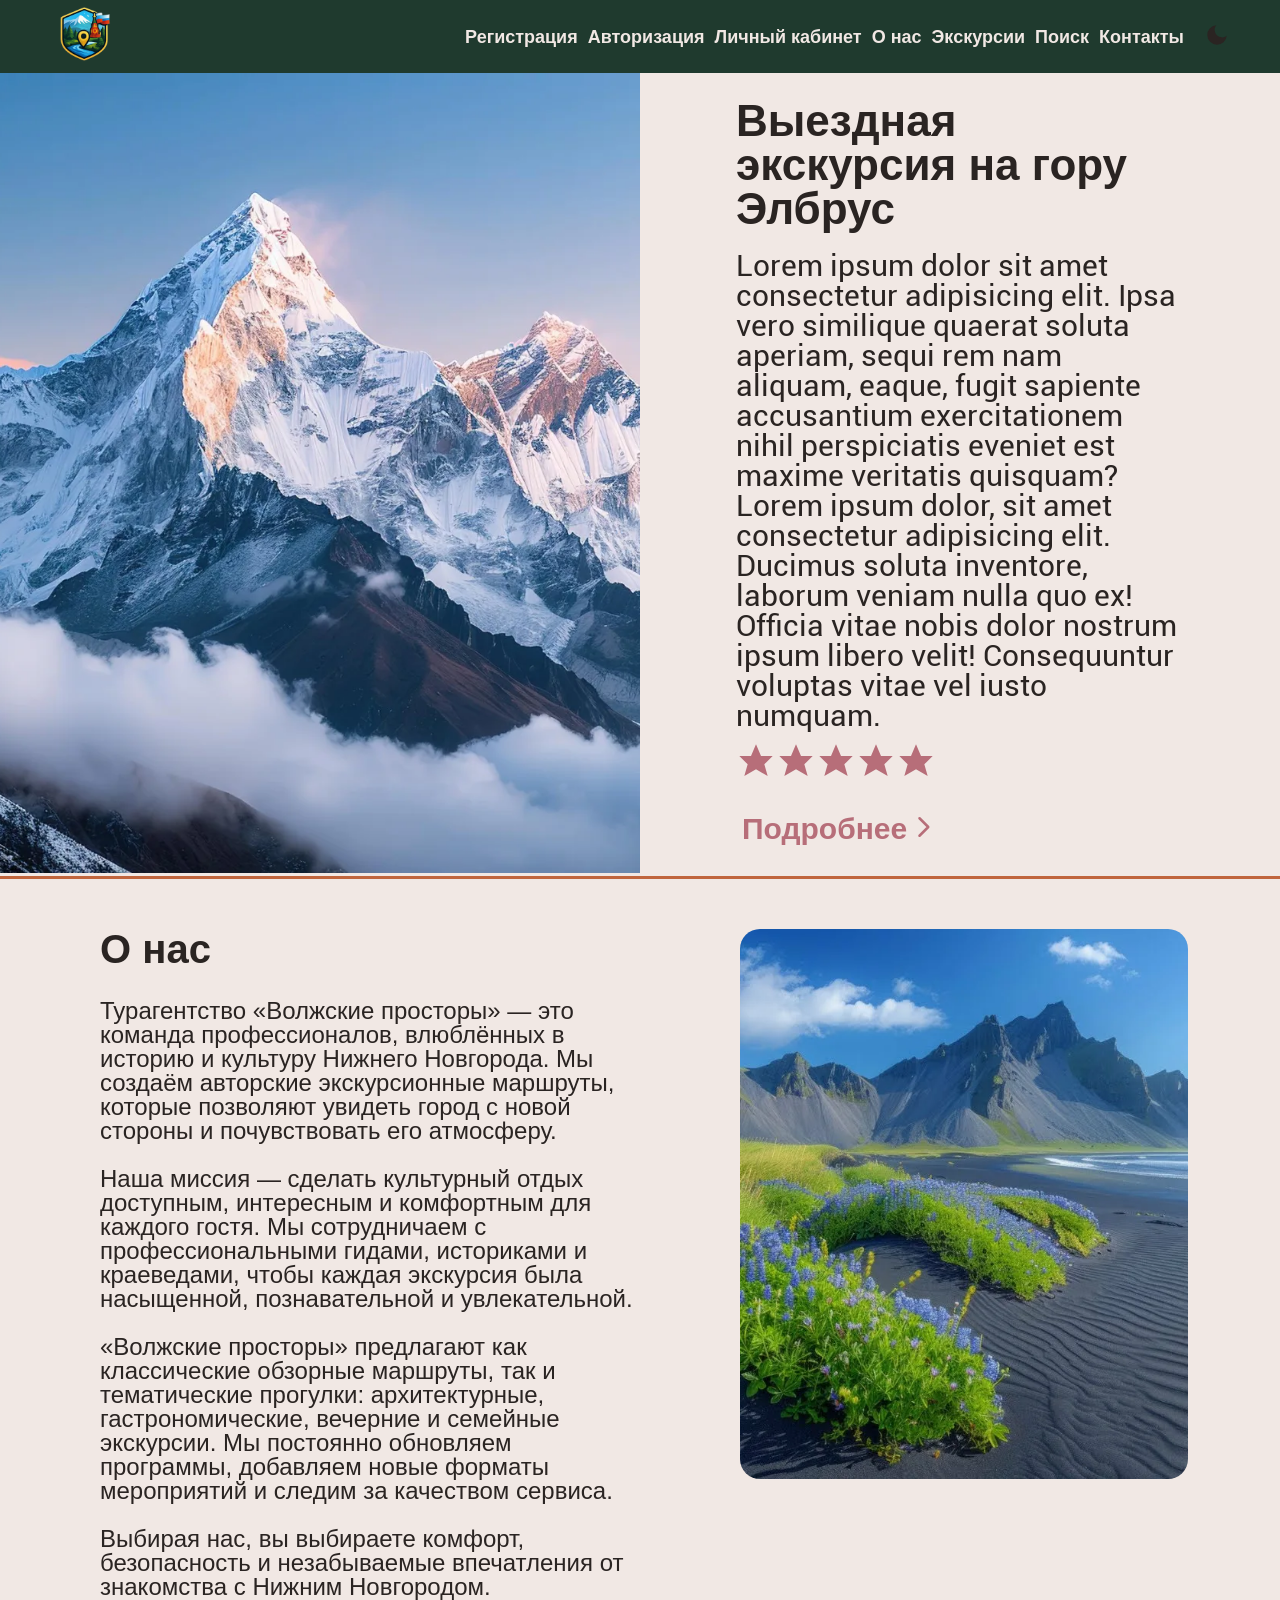
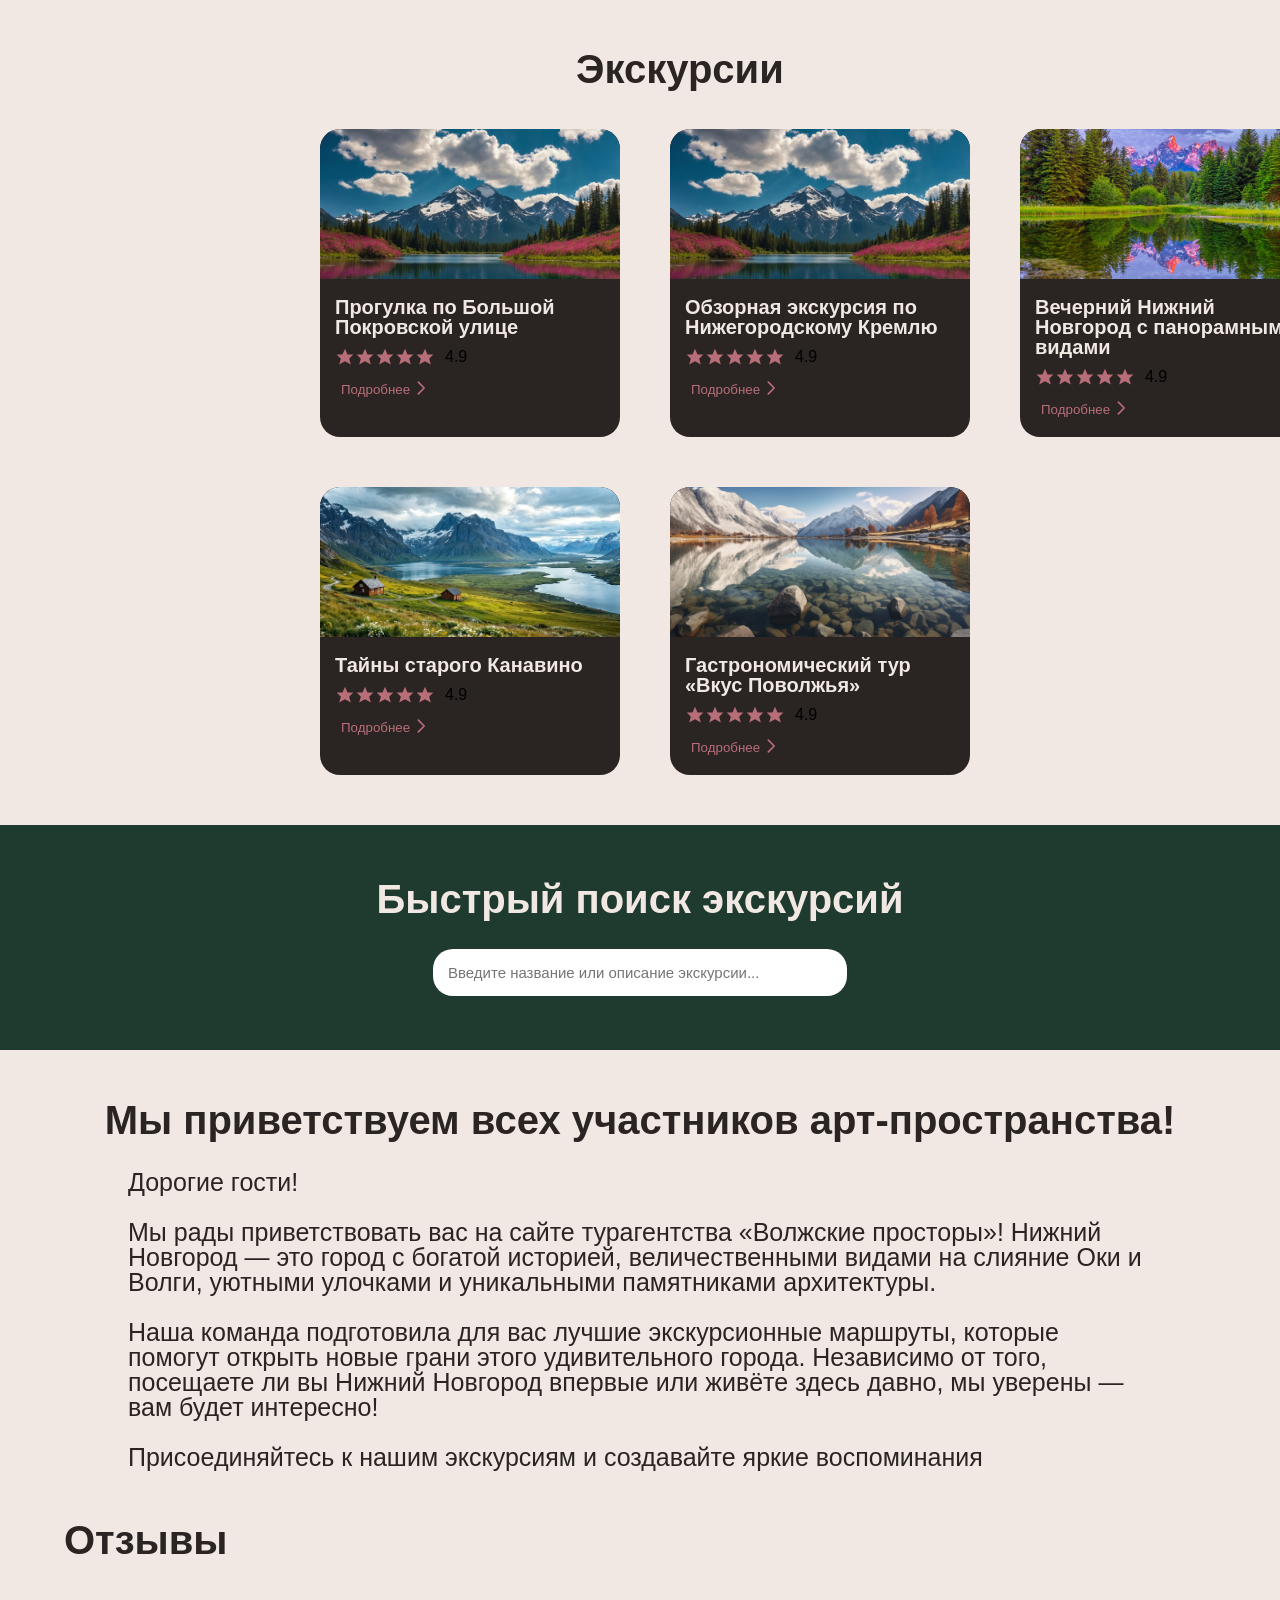
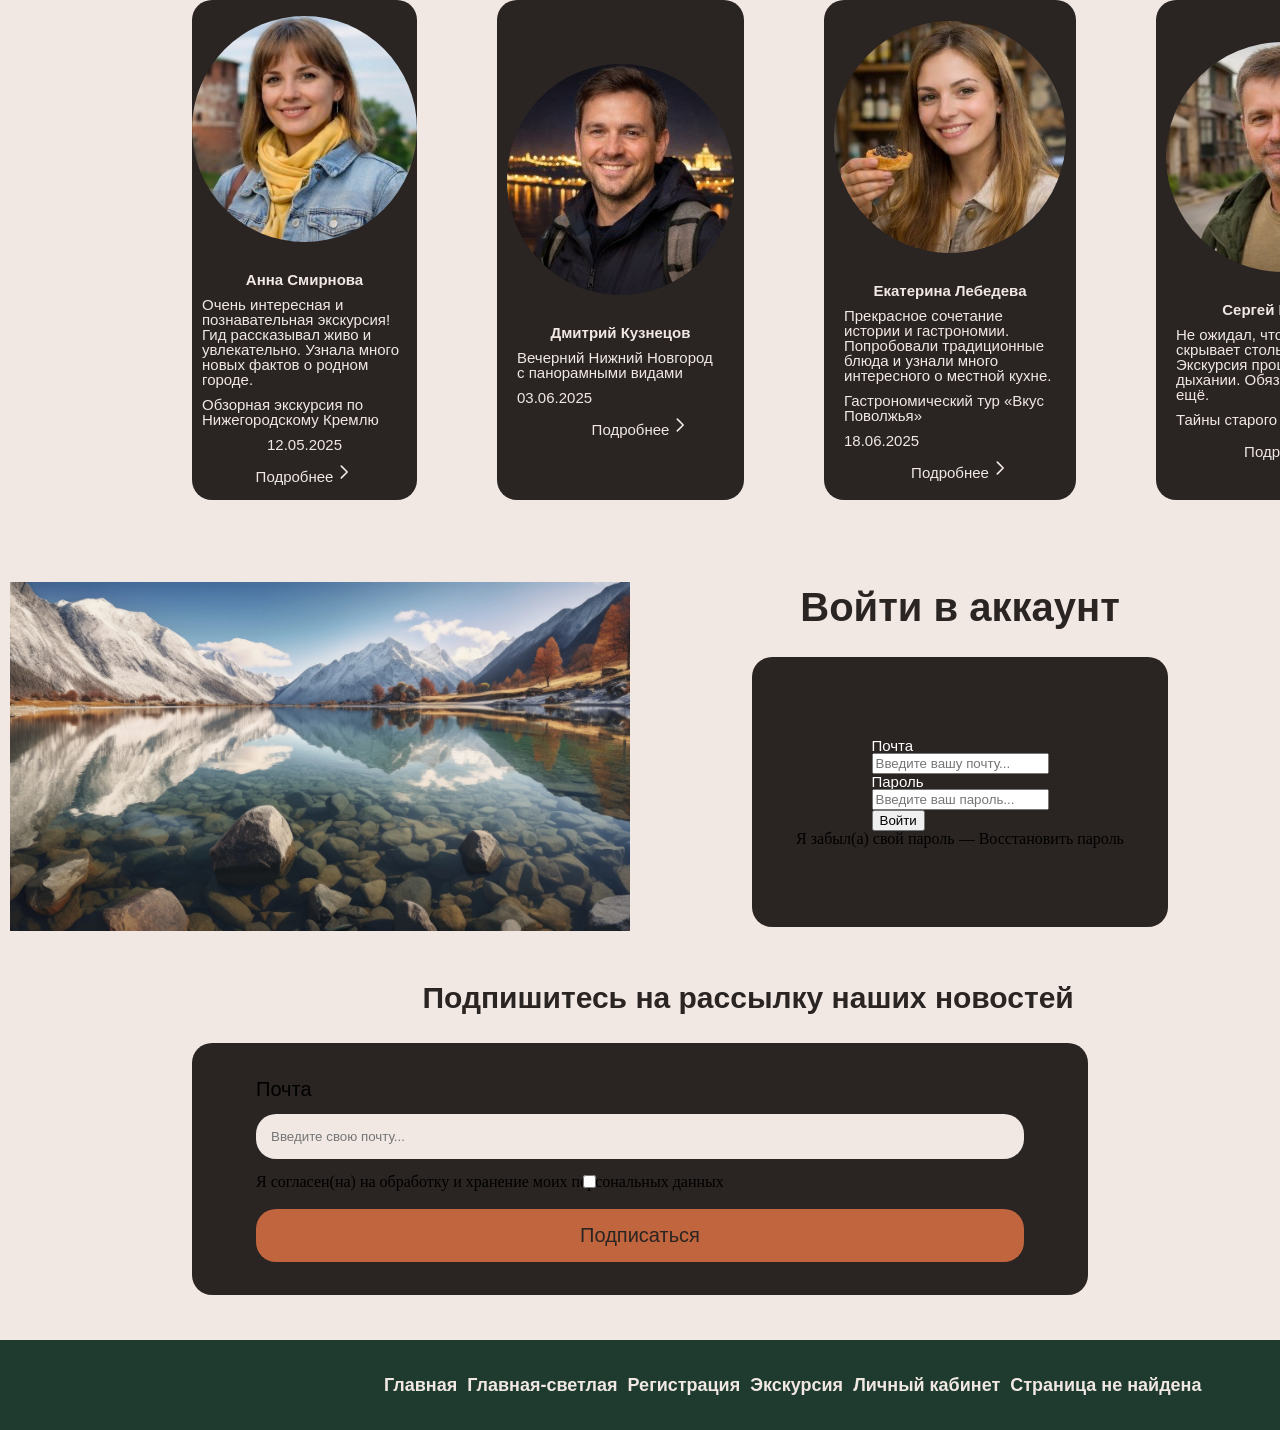
<file: index-light.html>
<!DOCTYPE html>
<html lang="en">

<head>
    <meta charset="UTF-8">
    <meta name="viewport" content="width=device-width, initial-scale=1.0">
    <link href="reset.css" rel="stylesheet">
    <link href="index-light.css" rel="stylesheet">
    <title>Туристическое агентство Волжские просторы | Культурные туры по России</title>
</head>

<body>
    <header>
        <div id="header-left">
            <img src="public/icons/logo.png" alt="Логотип Волжские Просторы" />
        </div>
        <div id="header-right">
            <nav id="header-nav">
                <a class="header-nav-link">Регистрация</a>
                <a class="header-nav-link">Авторизация</a>
                <a class="header-nav-link">Личный кабинет</a>
                <a class="header-nav-link">О нас</a>
                <a class="header-nav-link">Экскурсии</a>
                <a class="header-nav-link">Поиск</a>
                <a class="header-nav-link">Контакты</a>
            </nav>
            <a id="theme-switcher" href="05-m1.web.ru-github.io/index.html">
                <svg width="26" height="26" viewBox="0 0 24 24" fill="#2A2422">
                    <path d="M21 12.8A9 9 0 1111.2 3 7 7 0 0021 12.8z"></path>
                </svg>
            </a>
        </div>
    </header>
    <section id="home-section">
        <div id="home-left-block">
            <img src="public/images/i.webp" alt="Фотография с места экскурсии" />
        </div>
        <div id="home-right-block">
            <div id="home-right-wrapper">
                <h2 id="home-right-heading">
                    Выездная экскурсия на гору Элбрус
                </h2>
                <p id="home-right-text">
                    Lorem ipsum dolor sit amet consectetur adipisicing elit. Ipsa vero similique quaerat soluta aperiam,
                    sequi rem nam aliquam, eaque, fugit sapiente accusantium exercitationem nihil perspiciatis eveniet
                    est maxime veritatis quisquam? Lorem ipsum dolor, sit amet consectetur adipisicing elit. Ducimus
                    soluta inventore, laborum veniam nulla quo ex! Officia vitae nobis dolor nostrum ipsum libero velit!
                    Consequuntur voluptas vitae vel iusto numquam.
                </p>
                <div id="home-right-rating">
                    <svg class="star" viewBox="0 0 24 24" fill="#B76E79">
                        <polygon points="12,2 15,9 22,9 17,14 19,21 12,17 5,21 7,14 2,9 9,9" />
                    </svg>
                    <svg class="star" viewBox="0 0 24 24" fill="#B76E79">
                        <polygon points="12,2 15,9 22,9 17,14 19,21 12,17 5,21 7,14 2,9 9,9" />
                    </svg>
                    <svg class="star" viewBox="0 0 24 24" fill="#B76E79">
                        <polygon points="12,2 15,9 22,9 17,14 19,21 12,17 5,21 7,14 2,9 9,9" />
                    </svg>
                    <svg class="star" viewBox="0 0 24 24" fill="#B76E79">
                        <polygon points="12,2 15,9 22,9 17,14 19,21 12,17 5,21 7,14 2,9 9,9" />
                    </svg>
                    <svg class="star" viewBox="0 0 24 24" fill="#B76E79">
                        <polygon points="12,2 15,9 22,9 17,14 19,21 12,17 5,21 7,14 2,9 9,9" />
                    </svg>
                </div>
                <button id="home-right-more">Подробнее<span><svg viewBox="0 0 24 24" width="30" height="30">
                            <path d="M10 5L17 12L10 19" fill="none" stroke="currentColor" stroke-width="2"
                                stroke-linecap="round" stroke-linejoin="round" />
                        </svg></span></button>
            </div>
        </div>
    </section>
    <section id="about-section">
        <div id="about-left-block">
            <h2 id="about-left-heading">О нас</h2>
            <p id="about-left-text">
                Турагентство «Волжские просторы» — это команда профессионалов, влюблённых в историю и культуру Нижнего
                Новгорода. Мы создаём авторские экскурсионные маршруты, которые позволяют увидеть город с новой стороны
                и почувствовать его атмосферу.
                <br>
                <br>

                Наша миссия — сделать культурный отдых доступным, интересным и комфортным для каждого гостя. Мы
                сотрудничаем с профессиональными гидами, историками и краеведами, чтобы каждая экскурсия была
                насыщенной, познавательной и увлекательной.
                <br>
                <br>
                «Волжские просторы» предлагают как классические обзорные маршруты, так и тематические прогулки:
                архитектурные, гастрономические, вечерние и семейные экскурсии. Мы постоянно обновляем программы,
                добавляем новые форматы мероприятий и следим за качеством сервиса.
                <br>
                <br>
                Выбирая нас, вы выбираете комфорт, безопасность и незабываемые впечатления от знакомства с Нижним
                Новгородом.
            </p>
        </div>
        <div id="about-right-block">
            <img src="public/images/i (3).webp" alt='Изображение для секции "О нас"'>
        </div>
    </section>
    <section id="excursion-section">
        <h1 id="ex-h" style="margin-left: 20vw; margin-bottom: 40px;">Экскурсии</h1>
        <div id="excursion-cards-top">
            <div class="excursion-card">
                <div id="excursion-card-top">
                    <img src="public/images/OKcx6Vf-Llo.jpg" alt="Фотография карточки экскурсии" />
                </div>
                <div id="excursion-card-bottom">
                    <h3 id="excursion-card-bottom-heading">Прогулка по Большой Покровской улице</h3>
                    <p id="excursion-card-bottom-description"></p>
                    <p id="excursion-card-bottom-books"></p><span>
                        <div class="excursion-card-bottom-stars">
                            <svg class="star" viewBox="0 0 24 24" fill="#B76E79">
                                <polygon points="12,2 15,9 22,9 17,14 19,21 12,17 5,21 7,14 2,9 9,9" />
                            </svg>
                            <svg class="star" viewBox="0 0 24 24" fill="#B76E79">
                                <polygon points="12,2 15,9 22,9 17,14 19,21 12,17 5,21 7,14 2,9 9,9" />
                            </svg>
                            <svg class="star" viewBox="0 0 24 24" fill="#B76E79">
                                <polygon points="12,2 15,9 22,9 17,14 19,21 12,17 5,21 7,14 2,9 9,9" />
                            </svg>
                            <svg class="star" viewBox="0 0 24 24" fill="#B76E79">
                                <polygon points="12,2 15,9 22,9 17,14 19,21 12,17 5,21 7,14 2,9 9,9" />
                            </svg>
                            <svg class="star" viewBox="0 0 24 24" fill="#B76E79">
                                <polygon points="12,2 15,9 22,9 17,14 19,21 12,17 5,21 7,14 2,9 9,9" />
                            </svg>
                            <p id="excursion-card-bottom-rating">4.9</p>

                        </div>
                    </span>
                    <button class="bottom-ex-b">Подробнее<span><svg viewBox="0 0 24 24" width="20" height="20">
                                <path d="M10 5L17 12L10 19" fill="none" stroke="currentColor" stroke-width="2"
                                    stroke-linecap="round" stroke-linejoin="round" />
                            </svg></span></button>
                </div>
            </div>
            <div class="excursion-card">
                <div id="excursion-card-top">
                    <img src="public/images/OKcx6Vf-Llo.jpg" alt="Фотография карточки экскурсии" />
                </div>
                <div id="excursion-card-bottom">
                    <h3 id="excursion-card-bottom-heading">Обзорная экскурсия по Нижегородскому Кремлю</h3>
                    <p id="excursion-card-bottom-description"></p>
                    <p id="excursion-card-bottom-books"></p><span>
                        <div class="excursion-card-bottom-stars">
                            <svg class="star" viewBox="0 0 24 24" fill="#B76E79">
                                <polygon points="12,2 15,9 22,9 17,14 19,21 12,17 5,21 7,14 2,9 9,9" />
                            </svg>
                            <svg class="star" viewBox="0 0 24 24" fill="#B76E79">
                                <polygon points="12,2 15,9 22,9 17,14 19,21 12,17 5,21 7,14 2,9 9,9" />
                            </svg>
                            <svg class="star" viewBox="0 0 24 24" fill="#B76E79">
                                <polygon points="12,2 15,9 22,9 17,14 19,21 12,17 5,21 7,14 2,9 9,9" />
                            </svg>
                            <svg class="star" viewBox="0 0 24 24" fill="#B76E79">
                                <polygon points="12,2 15,9 22,9 17,14 19,21 12,17 5,21 7,14 2,9 9,9" />
                            </svg>
                            <svg class="star" viewBox="0 0 24 24" fill="#B76E79">
                                <polygon points="12,2 15,9 22,9 17,14 19,21 12,17 5,21 7,14 2,9 9,9" />
                            </svg>
                            <p id="excursion-card-bottom-rating">4.9</p>
                        </div>

                    </span>
                    <button class="bottom-ex-b">Подробнее<span><svg viewBox="0 0 24 24" width="20" height="20">
                                <path d="M10 5L17 12L10 19" fill="none" stroke="currentColor" stroke-width="2"
                                    stroke-linecap="round" stroke-linejoin="round" />
                            </svg></span></button>
                </div>
            </div>
            <div class="excursion-card">
                <div id="excursion-card-top">
                    <img src="public/images/i (5).webp" alt="Фотография карточки экскурсии" />
                </div>
                <div id="excursion-card-bottom">
                    <h3 id="excursion-card-bottom-heading">Вечерний Нижний Новгород с панорамными видами</h3>
                    <p id="excursion-card-bottom-description"></p>
                    <p id="excursion-card-bottom-books"></p><span>
                        <div class="excursion-card-bottom-stars">
                            <svg class="star" viewBox="0 0 24 24" fill="#B76E79">
                                <polygon points="12,2 15,9 22,9 17,14 19,21 12,17 5,21 7,14 2,9 9,9" />
                            </svg>
                            <svg class="star" viewBox="0 0 24 24" fill="#B76E79">
                                <polygon points="12,2 15,9 22,9 17,14 19,21 12,17 5,21 7,14 2,9 9,9" />
                            </svg>
                            <svg class="star" viewBox="0 0 24 24" fill="#B76E79">
                                <polygon points="12,2 15,9 22,9 17,14 19,21 12,17 5,21 7,14 2,9 9,9" />
                            </svg>
                            <svg class="star" viewBox="0 0 24 24" fill="#B76E79">
                                <polygon points="12,2 15,9 22,9 17,14 19,21 12,17 5,21 7,14 2,9 9,9" />
                            </svg>
                            <svg class="star" viewBox="0 0 24 24" fill="#B76E79">
                                <polygon points="12,2 15,9 22,9 17,14 19,21 12,17 5,21 7,14 2,9 9,9" />
                            </svg>
                            <p id="excursion-card-bottom-rating">4.9</p>

                        </div>
                    </span>
                    <button class="bottom-ex-b">Подробнее<span><svg viewBox="0 0 24 24" width="20" height="20">
                                <path d="M10 5L17 12L10 19" fill="none" stroke="currentColor" stroke-width="2"
                                    stroke-linecap="round" stroke-linejoin="round" />
                            </svg></span></button>
                </div>
            </div>
        </div>
        <div id="excursion-cards-bottom">
            <div class="excursion-card">
                <div id="excursion-card-top">
                    <img src="public/images/i (4).webp" alt="Фотография карточки экскурсии" />
                </div>
                <div id="excursion-card-bottom">
                    <h3 id="excursion-card-bottom-heading">Тайны старого Канавино
                    </h3>
                    <p id="excursion-card-bottom-description"></p>
                    <p id="excursion-card-bottom-books"></p><span>
                        <div class="excursion-card-bottom-stars">
                            <svg class="star" viewBox="0 0 24 24" fill="#B76E79">
                                <polygon points="12,2 15,9 22,9 17,14 19,21 12,17 5,21 7,14 2,9 9,9" />
                            </svg>
                            <svg class="star" viewBox="0 0 24 24" fill="#B76E79">
                                <polygon points="12,2 15,9 22,9 17,14 19,21 12,17 5,21 7,14 2,9 9,9" />
                            </svg>
                            <svg class="star" viewBox="0 0 24 24" fill="#B76E79">
                                <polygon points="12,2 15,9 22,9 17,14 19,21 12,17 5,21 7,14 2,9 9,9" />
                            </svg>
                            <svg class="star" viewBox="0 0 24 24" fill="#B76E79">
                                <polygon points="12,2 15,9 22,9 17,14 19,21 12,17 5,21 7,14 2,9 9,9" />
                            </svg>
                            <svg class="star" viewBox="0 0 24 24" fill="#B76E79">
                                <polygon points="12,2 15,9 22,9 17,14 19,21 12,17 5,21 7,14 2,9 9,9" />
                            </svg>
                            <p id="excursion-card-bottom-rating">4.9</p>

                        </div>
                    </span>
                    <button class="bottom-ex-b">Подробнее<span><svg viewBox="0 0 24 24" width="20" height="20">
                                <path d="M10 5L17 12L10 19" fill="none" stroke="currentColor" stroke-width="2"
                                    stroke-linecap="round" stroke-linejoin="round" />
                            </svg></span></button>
                </div>
            </div>
            <div class="excursion-card">
                <div id="excursion-card-top">
                    <img src="public/images/i (2).webp" alt="Фотография карточки экскурсии" />
                </div>
                <div id="excursion-card-bottom">
                    <h3 id="excursion-card-bottom-heading">Гастрономический тур «Вкус Поволжья»</h3>
                    <p id="excursion-card-bottom-description"></p>
                    <p id="excursion-card-bottom-books"></p><span>
                        <div class="excursion-card-bottom-stars">
                            <svg class="star" viewBox="0 0 24 24" fill="#B76E79">
                                <polygon points="12,2 15,9 22,9 17,14 19,21 12,17 5,21 7,14 2,9 9,9" />
                            </svg>
                            <svg class="star" viewBox="0 0 24 24" fill="#B76E79">
                                <polygon points="12,2 15,9 22,9 17,14 19,21 12,17 5,21 7,14 2,9 9,9" />
                            </svg>
                            <svg class="star" viewBox="0 0 24 24" fill="#B76E79">
                                <polygon points="12,2 15,9 22,9 17,14 19,21 12,17 5,21 7,14 2,9 9,9" />
                            </svg>
                            <svg class="star" viewBox="0 0 24 24" fill="#B76E79">
                                <polygon points="12,2 15,9 22,9 17,14 19,21 12,17 5,21 7,14 2,9 9,9" />
                            </svg>
                            <svg class="star" viewBox="0 0 24 24" fill="#B76E79">
                                <polygon points="12,2 15,9 22,9 17,14 19,21 12,17 5,21 7,14 2,9 9,9" />
                            </svg>
                            <p id="excursion-card-bottom-rating">4.9</p>

                        </div>
                    </span>
                    <button class="bottom-ex-b">Подробнее<span><svg viewBox="0 0 24 24" width="20" height="20">
                                <path d="M10 5L17 12L10 19" fill="none" stroke="currentColor" stroke-width="2"
                                    stroke-linecap="round" stroke-linejoin="round" />
                            </svg></span></button>
                </div>
            </div>
        </div>
    </section>
    <section id="search-section">
        <h2 id="search-section-heading">Быстрый поиск экскурсий</h2>
        <input id="s-s-i" type="text" placeholder="Введите название или описание экскурсии..." />

        <ul id="search-cheats" style="display: none;">
            <li class="search-cheat">Экскурсия по Красной Площади</li>
            <li class="search-cheat">Экскурсия по озеру Байкал</li>
            <li class="search-cheat">Экскурсия по основным достопримечательностям Москвы</li>
        </ul>
    </section>
    <section id="greeting-section">
        <div id="gw">
            <h2 id="greeting-section-heading" style="text-align: center;">Мы приветствуем всех участников
                арт-пространства!</h2>
            <p id="greeting-section-text">Дорогие гости!
                <br><br>
                Мы рады приветствовать вас на сайте турагентства «Волжские просторы»! Нижний Новгород — это город с
                богатой
                историей, величественными видами на слияние Оки и Волги, уютными улочками и уникальными памятниками
                архитектуры.
                <br><br>
                Наша команда подготовила для вас лучшие экскурсионные маршруты, которые помогут открыть новые грани
                этого
                удивительного города. Независимо от того, посещаете ли вы Нижний Новгород впервые или живёте здесь
                давно, мы
                уверены — вам будет интересно!
                <br><br>
                Присоединяйтесь к нашим экскурсиям и создавайте яркие воспоминания
            </p>
        </div>

    </section>
    <section id="feedback-section">
        <h2 id="feedback-section-heading">Отзывы</h2>
        <div id="feedback-cards">
            <div class="feedack-card">
                <div class="feedback-card-top">
                    <img src="public/images/anna.jpg" alt="Фотография человека, оставившего отзыв">
                    <p class="feedback-card-name"></p>
                </div>
                <p id="feedback-card-mid">
                <p class="f-c-n">Анна Смирнова</p>
                <p class="f-c-d">Очень интересная и познавательная экскурсия! Гид рассказывал живо и увлекательно.
                    Узнала много новых фактов о родном городе.</p>
                <p class="f-c-e">Обзорная экскурсия по Нижегородскому Кремлю</p>
                <p class="feedback-card-date">12.05.2025
                </p>
                </p>

                <div class="feedback-card-bottom">

                    <a href="#" class="feedback-card-more">Подробнее<span><svg viewBox="0 0 24 24" width="20"
                                height="20">
                                <path d="M10 5L17 12L10 19" fill="none" stroke="currentColor" stroke-width="2"
                                    stroke-linecap="round" stroke-linejoin="round" />
                            </svg></span></ф>
                </div>
            </div>
            <div class="feedack-card">
                <div class="feedback-card-top">
                    <img src="public/images/dmitry.jpg" alt="Фотография человека, оставившего отзыв">
                    <p class="feedback-card-name"></p>
                </div>
                <p id="feedback-card-mid">
                <p class="f-c-n">Дмитрий Кузнецов</p>
                <p class="f-c-d">Вечерний Нижний Новгород с панорамными видами
                </p>
                <p class="f-c-e">03.06.2025</p>
                </p>
                <div class="feedback-card-bottom">
                    <p class="feedback-card-date"></p>
                    <a href="#" class="feedback-card-more">Подробнее<span><svg viewBox="0 0 24 24" width="20"
                                height="20">
                                <path d="M10 5L17 12L10 19" fill="none" stroke="currentColor" stroke-width="2"
                                    stroke-linecap="round" stroke-linejoin="round" />
                            </svg></span></ф>
                </div>
            </div>
            <div class="feedack-card">
                <div class="feedback-card-top">
                    <img src="public/images/ekaterina.jpg" alt="Фотография человека, оставившего отзыв">
                    <p class="feedback-card-name"></p>
                </div>
                <p id="feedback-card-mid">
                <p class="f-c-n">Екатерина Лебедева</p>
                <p class="f-c-d">Прекрасное сочетание истории и гастрономии. Попробовали традиционные блюда и узнали
                    много интересного о местной кухне.
                </p>
                <p class="f-c-e">Гастрономический тур «Вкус Поволжья»
                </p>
                <p class="feedback-card-date">18.06.2025
                </p>
                </p>
                <div class="feedback-card-bottom">

                    <a href="#" class="feedback-card-more">Подробнее<span><svg viewBox="0 0 24 24" width="20"
                                height="20">
                                <path d="M10 5L17 12L10 19" fill="none" stroke="currentColor" stroke-width="2"
                                    stroke-linecap="round" stroke-linejoin="round" />
                            </svg></span></ф>
                </div>
            </div>
            <div class="feedack-card">
                <div class="feedback-card-top">
                    <img src="public/images/sergey.jpg" alt="Фотография человека, оставившего отзыв">
                    <p class="feedback-card-name"></p>
                </div>
                <p id="feedback-card-mid">
                <p class="f-c-n">Сергей Морозов</p>
                <p class="f-c-d">Не ожидал, что район скрывает столько историй! Экскурсия прошла на одном дыхании.
                    Обязательно приду ещё.</p>
                <p class="f-c-e">Тайны старого Канавино
                </p>
                <p class="feedback-card-date"></p>
                </p>
                <div class="feedback-card-bottom">
                    <a href="#" class="feedback-card-more">Подробнее<span><svg viewBox="0 0 24 24" width="20"
                                height="20">
                                <path d="M10 5L17 12L10 19" fill="none" stroke="currentColor" stroke-width="2"
                                    stroke-linecap="round" stroke-linejoin="round" />
                            </svg></span></ф>
                </div>
            </div>
        </div>
    </section>
    <section id="login-section">
        <div id="login-right-block">
            <img src="public/images/i (2).webp" alt='Изображение для секции входа в аккаунт' />
        </div>
        <div id="login-left-block">
            <h2 id="login-left-heading">Войти в аккаунт</h2>
            <form id="login-form">
                <label class="login-form-input-label" style="color: #fff;">Почта</label>
                <br>
                <input type="email" placeholder="Введите вашу почту..." id="login-form-email-input" />
                <br>
                <label class="login-form-input-label" style="color: #fff;">Пароль</label>
                <br>
                <input type="password" placeholder="Введите ваш пароль..." id="login-form-pass-input" />
                <br>
                <button id="login-form-submit">Войти</button>
                <a id="login-form-forgot-pass">Я забыл(а) свой пароль — Восстановить пароль</a>
            </form>
        </div>
    </section>
    <section id="news-section">
        <h2 id="news-section-heading">
            Подпишитесь на рассылку наших новостей
        </h2>
        <form class="news-form">
            <label for="news-form-email" class="news-form-label">Почта</label>
            <input style="margin-bottom: 15px;" id="news-form-email" type="email" placeholder="Введите свою почту..." />
            Я согласен(на) на обработку и хранение моих персональных
            данных
            <input id="news-form-checkbox" type="checkbox" style="position: relative; top: -18px; left: -4vw;"></input>
            <button id="news-form-submit" type="submit">Подписаться</button>
        </form>
        </seciton>
        <footer>
            <a class="footer-nav-link">Главная</a>
            <a class="footer-nav-link">Главная-светлая</a>
            <a class="footer-nav-link">Регистрация</a>
            <a class="footer-nav-link">Экскурсия</a>
            <a class="footer-nav-link">Личный кабинет</a>
            <a class="footer-nav-link">Страница не найдена</a>
        </footer>
</body>

</html>
</file>
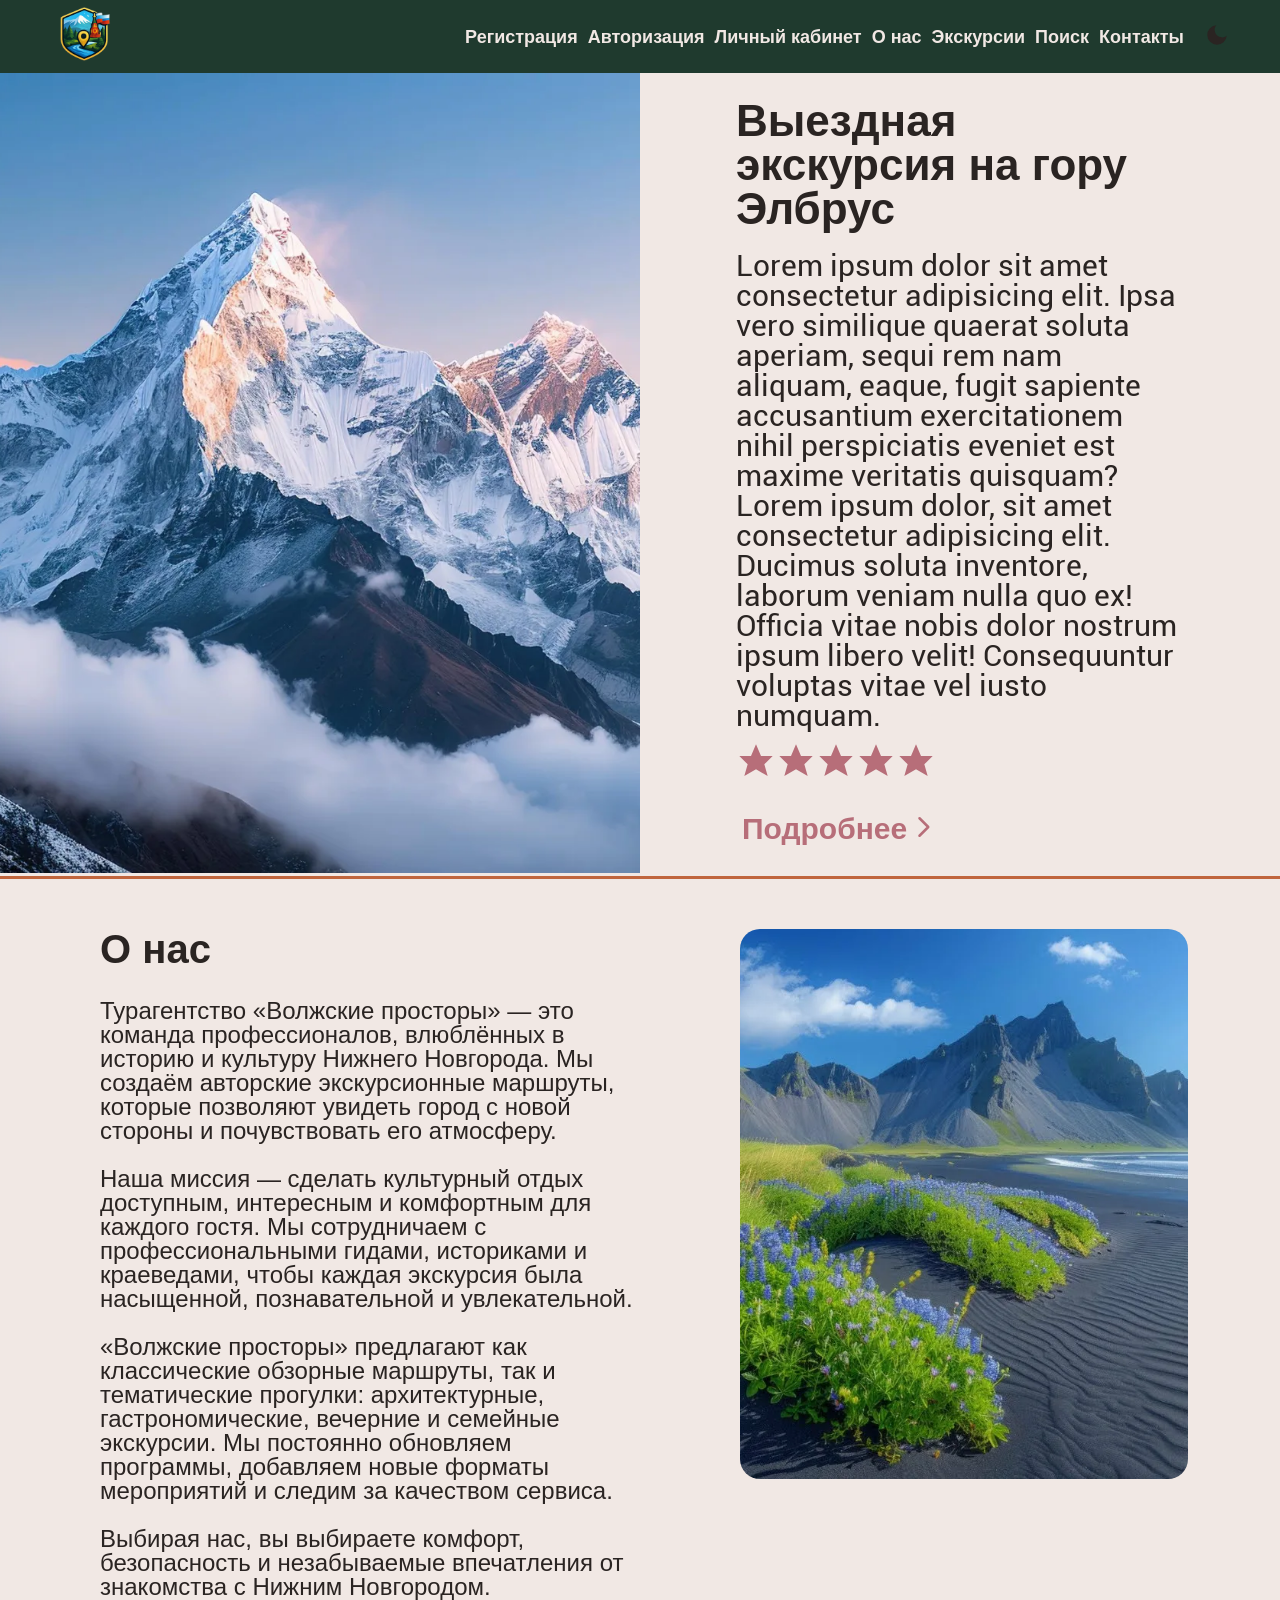
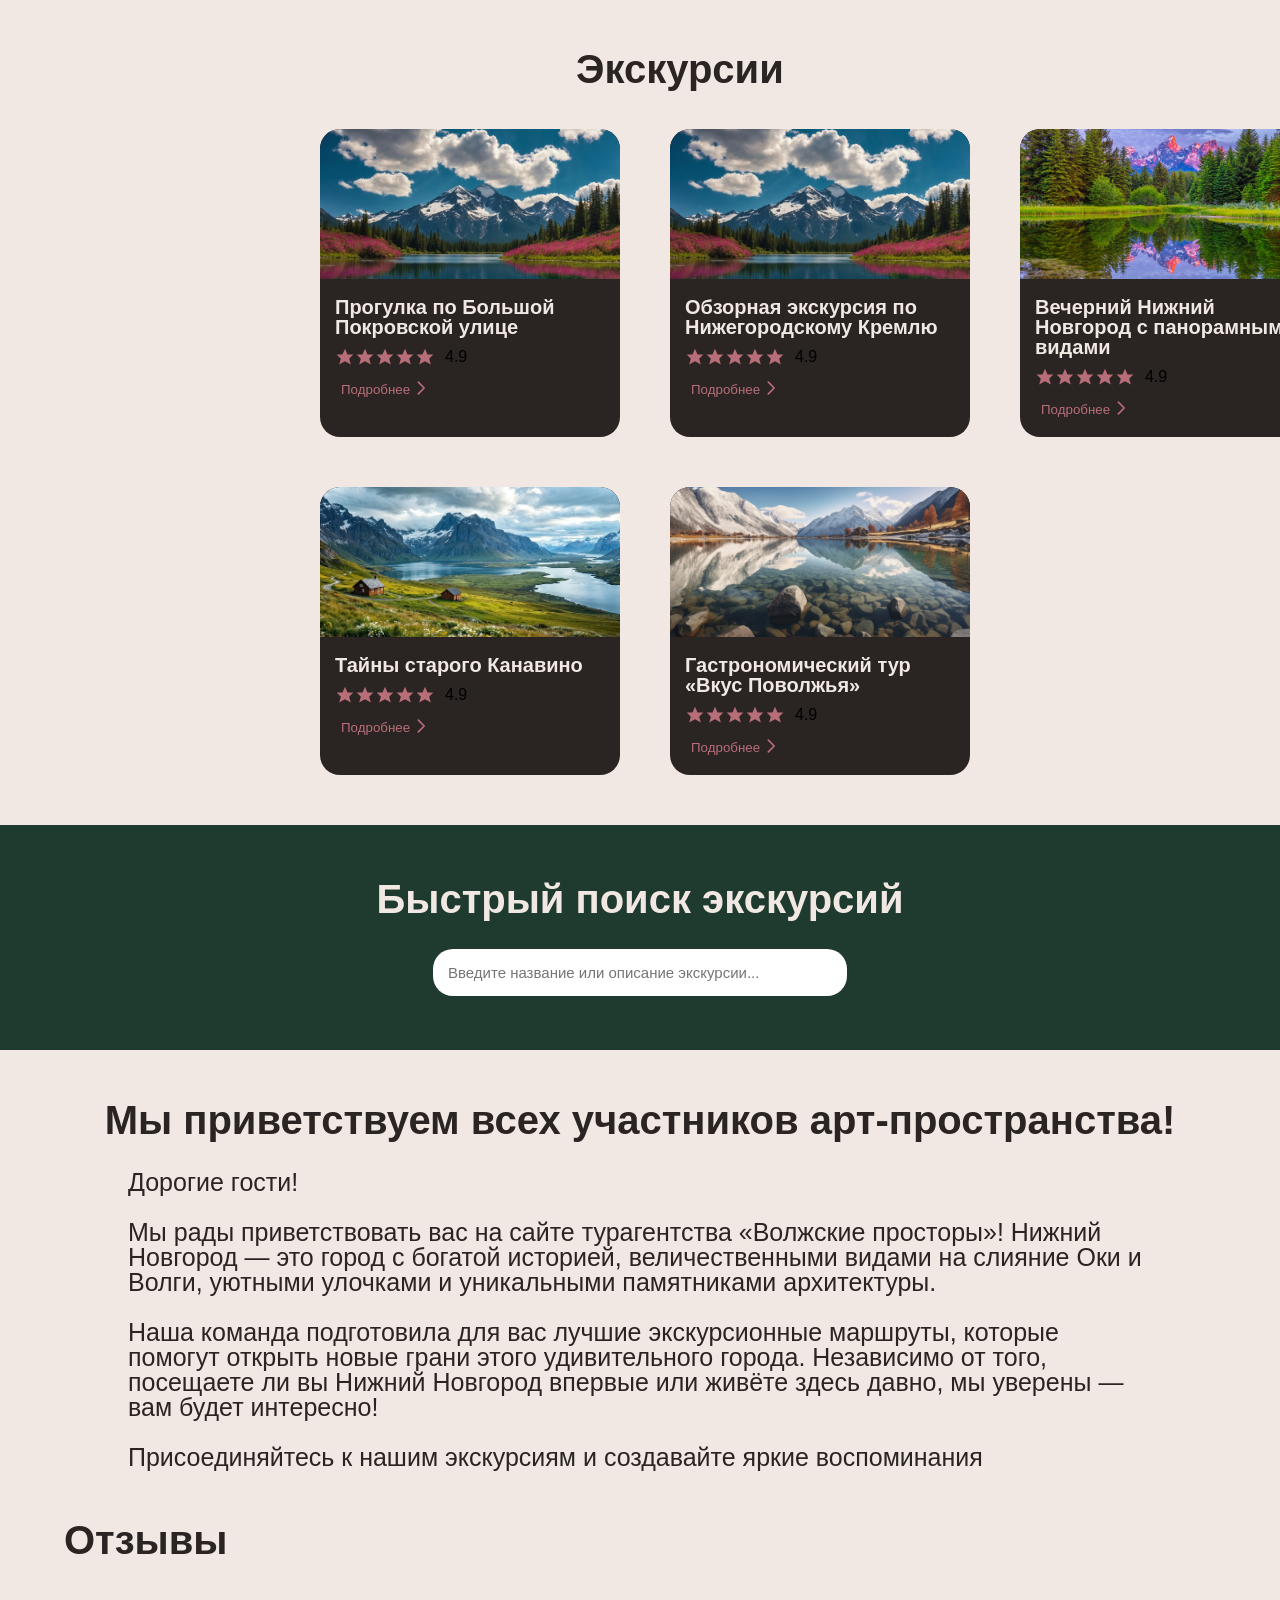
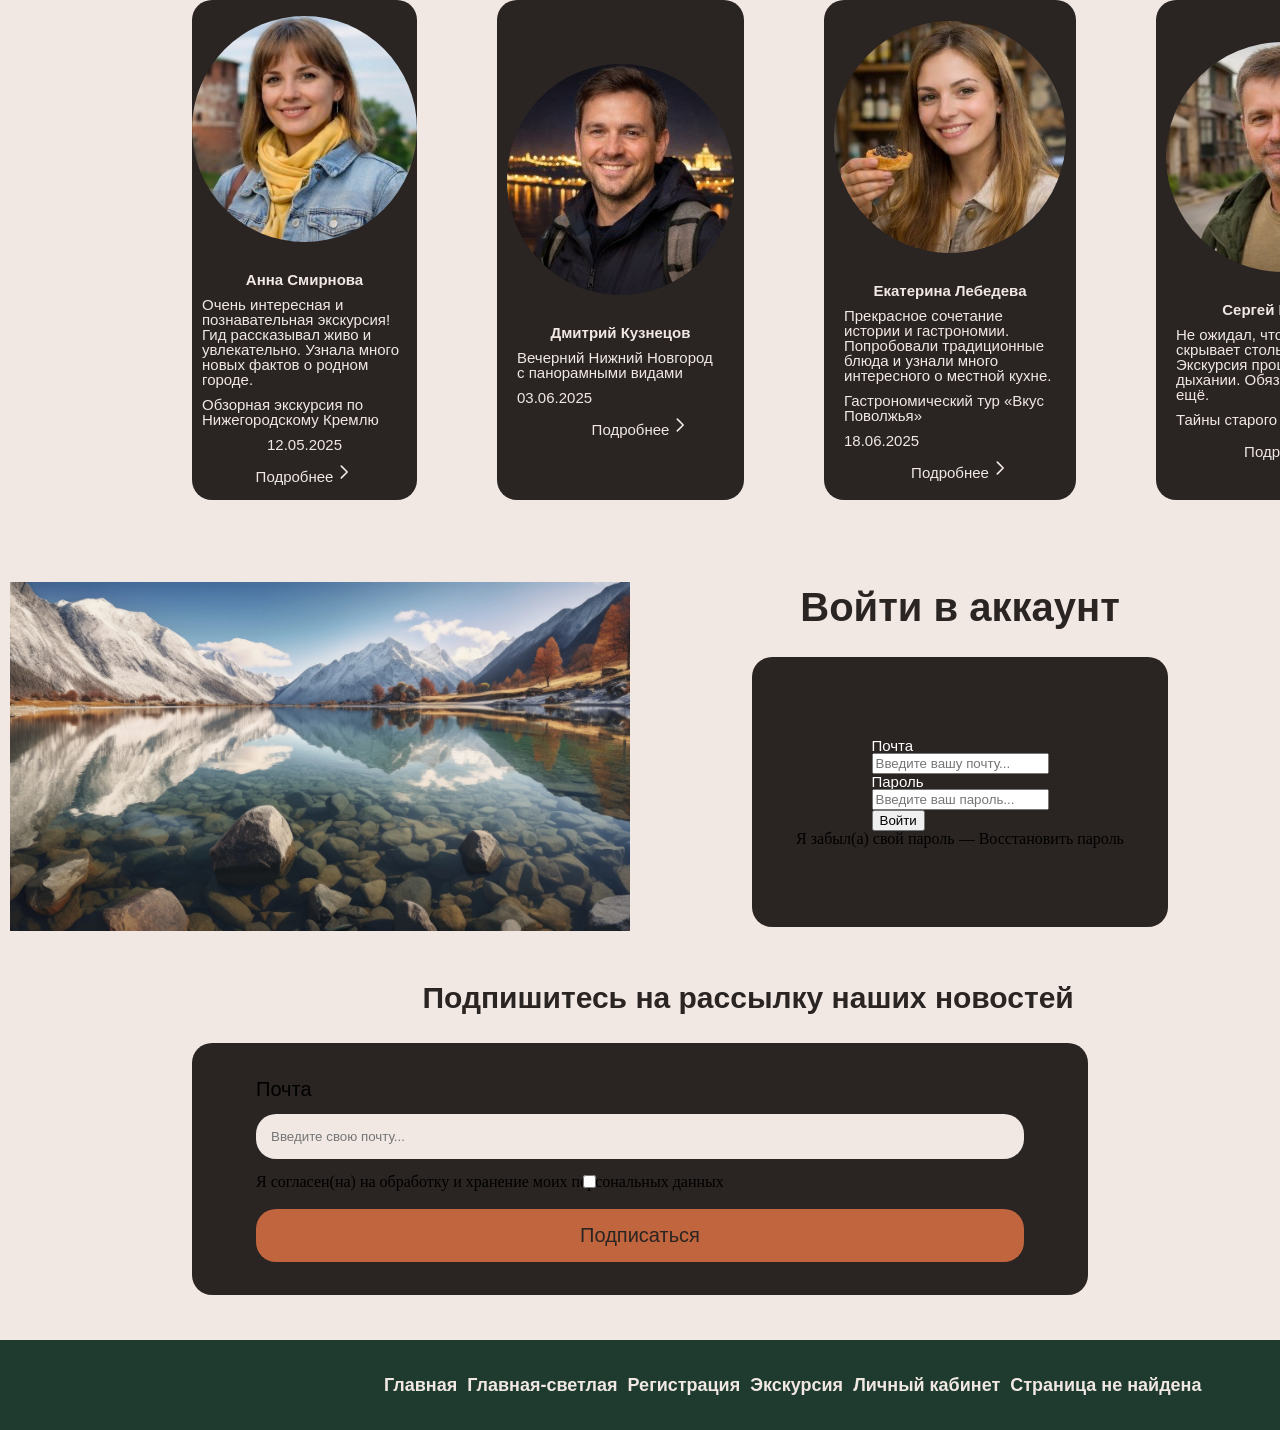
<file: src/pages/index-light.html>
<!DOCTYPE html>
<html lang="en">

<head>
    <meta charset="UTF-8">
    <meta name="viewport" content="width=device-width, initial-scale=1.0">
    <link href="../style/reset.css" rel="stylesheet">
    <link href="../style/index-light.css" rel="stylesheet">
    <title>Туристическое агентство Волжские просторы | Культурные туры по России</title>
</head>

<body>
    <header>
        <div id="header-left">
            <img src="../../public/icons/logo.png" alt="Логотип Волжские Просторы" />
        </div>
        <div id="header-right">
            <nav id="header-nav">
                <a class="header-nav-link">Регистрация</a>
                <a class="header-nav-link">Авторизация</a>
                <a class="header-nav-link">Личный кабинет</a>
                <a class="header-nav-link">О нас</a>
                <a class="header-nav-link">Экскурсии</a>
                <a class="header-nav-link">Поиск</a>
                <a class="header-nav-link">Контакты</a>
            </nav>
            <a id="theme-switcher" href="05-m1.web.ru-github.io/index.html">
                <svg width="26" height="26" viewBox="0 0 24 24" fill="#2A2422">
                    <path d="M21 12.8A9 9 0 1111.2 3 7 7 0 0021 12.8z"></path>
                </svg>
            </a>
        </div>
    </header>
    <section id="home-section">
        <div id="home-left-block">
            <img src="../../public/images/i.webp" alt="Фотография с места экскурсии" />
        </div>
        <div id="home-right-block">
            <div id="home-right-wrapper">
                <h2 id="home-right-heading">
                    Выездная экскурсия на гору Элбрус
                </h2>
                <p id="home-right-text">
                    Lorem ipsum dolor sit amet consectetur adipisicing elit. Ipsa vero similique quaerat soluta aperiam,
                    sequi rem nam aliquam, eaque, fugit sapiente accusantium exercitationem nihil perspiciatis eveniet
                    est maxime veritatis quisquam? Lorem ipsum dolor, sit amet consectetur adipisicing elit. Ducimus
                    soluta inventore, laborum veniam nulla quo ex! Officia vitae nobis dolor nostrum ipsum libero velit!
                    Consequuntur voluptas vitae vel iusto numquam.
                </p>
                <div id="home-right-rating">
                    <svg class="star" viewBox="0 0 24 24" fill="#B76E79">
                        <polygon points="12,2 15,9 22,9 17,14 19,21 12,17 5,21 7,14 2,9 9,9" />
                    </svg>
                    <svg class="star" viewBox="0 0 24 24" fill="#B76E79">
                        <polygon points="12,2 15,9 22,9 17,14 19,21 12,17 5,21 7,14 2,9 9,9" />
                    </svg>
                    <svg class="star" viewBox="0 0 24 24" fill="#B76E79">
                        <polygon points="12,2 15,9 22,9 17,14 19,21 12,17 5,21 7,14 2,9 9,9" />
                    </svg>
                    <svg class="star" viewBox="0 0 24 24" fill="#B76E79">
                        <polygon points="12,2 15,9 22,9 17,14 19,21 12,17 5,21 7,14 2,9 9,9" />
                    </svg>
                    <svg class="star" viewBox="0 0 24 24" fill="#B76E79">
                        <polygon points="12,2 15,9 22,9 17,14 19,21 12,17 5,21 7,14 2,9 9,9" />
                    </svg>
                </div>
                <button id="home-right-more">Подробнее<span><svg viewBox="0 0 24 24" width="30" height="30">
                            <path d="M10 5L17 12L10 19" fill="none" stroke="currentColor" stroke-width="2"
                                stroke-linecap="round" stroke-linejoin="round" />
                        </svg></span></button>
            </div>
        </div>
    </section>
    <section id="about-section">
        <div id="about-left-block">
            <h2 id="about-left-heading">О нас</h2>
            <p id="about-left-text">
                Турагентство «Волжские просторы» — это команда профессионалов, влюблённых в историю и культуру Нижнего
                Новгорода. Мы создаём авторские экскурсионные маршруты, которые позволяют увидеть город с новой стороны
                и почувствовать его атмосферу.
                <br>
                <br>

                Наша миссия — сделать культурный отдых доступным, интересным и комфортным для каждого гостя. Мы
                сотрудничаем с профессиональными гидами, историками и краеведами, чтобы каждая экскурсия была
                насыщенной, познавательной и увлекательной.
                <br>
                <br>
                «Волжские просторы» предлагают как классические обзорные маршруты, так и тематические прогулки:
                архитектурные, гастрономические, вечерние и семейные экскурсии. Мы постоянно обновляем программы,
                добавляем новые форматы мероприятий и следим за качеством сервиса.
                <br>
                <br>
                Выбирая нас, вы выбираете комфорт, безопасность и незабываемые впечатления от знакомства с Нижним
                Новгородом.
            </p>
        </div>
        <div id="about-right-block">
            <img src="../../public/images/i (3).webp" alt='Изображение для секции "О нас"'>
        </div>
    </section>
    <section id="excursion-section">
        <h1 id="ex-h" style="margin-left: 20vw; margin-bottom: 40px;">Экскурсии</h1>
        <div id="excursion-cards-top">
            <div class="excursion-card">
                <div id="excursion-card-top">
                    <img src="../../public/images/OKcx6Vf-Llo.jpg" alt="Фотография карточки экскурсии" />
                </div>
                <div id="excursion-card-bottom">
                    <h3 id="excursion-card-bottom-heading">Прогулка по Большой Покровской улице</h3>
                    <p id="excursion-card-bottom-description"></p>
                    <p id="excursion-card-bottom-books"></p><span>
                        <div class="excursion-card-bottom-stars">
                            <svg class="star" viewBox="0 0 24 24" fill="#B76E79">
                                <polygon points="12,2 15,9 22,9 17,14 19,21 12,17 5,21 7,14 2,9 9,9" />
                            </svg>
                            <svg class="star" viewBox="0 0 24 24" fill="#B76E79">
                                <polygon points="12,2 15,9 22,9 17,14 19,21 12,17 5,21 7,14 2,9 9,9" />
                            </svg>
                            <svg class="star" viewBox="0 0 24 24" fill="#B76E79">
                                <polygon points="12,2 15,9 22,9 17,14 19,21 12,17 5,21 7,14 2,9 9,9" />
                            </svg>
                            <svg class="star" viewBox="0 0 24 24" fill="#B76E79">
                                <polygon points="12,2 15,9 22,9 17,14 19,21 12,17 5,21 7,14 2,9 9,9" />
                            </svg>
                            <svg class="star" viewBox="0 0 24 24" fill="#B76E79">
                                <polygon points="12,2 15,9 22,9 17,14 19,21 12,17 5,21 7,14 2,9 9,9" />
                            </svg>
                            <p id="excursion-card-bottom-rating">4.9</p>

                        </div>
                    </span>
                    <button class="bottom-ex-b">Подробнее<span><svg viewBox="0 0 24 24" width="20" height="20">
                                <path d="M10 5L17 12L10 19" fill="none" stroke="currentColor" stroke-width="2"
                                    stroke-linecap="round" stroke-linejoin="round" />
                            </svg></span></button>
                </div>
            </div>
            <div class="excursion-card">
                <div id="excursion-card-top">
                    <img src="../../public/images/OKcx6Vf-Llo.jpg" alt="Фотография карточки экскурсии" />
                </div>
                <div id="excursion-card-bottom">
                    <h3 id="excursion-card-bottom-heading">Обзорная экскурсия по Нижегородскому Кремлю</h3>
                    <p id="excursion-card-bottom-description"></p>
                    <p id="excursion-card-bottom-books"></p><span>
                        <div class="excursion-card-bottom-stars">
                            <svg class="star" viewBox="0 0 24 24" fill="#B76E79">
                                <polygon points="12,2 15,9 22,9 17,14 19,21 12,17 5,21 7,14 2,9 9,9" />
                            </svg>
                            <svg class="star" viewBox="0 0 24 24" fill="#B76E79">
                                <polygon points="12,2 15,9 22,9 17,14 19,21 12,17 5,21 7,14 2,9 9,9" />
                            </svg>
                            <svg class="star" viewBox="0 0 24 24" fill="#B76E79">
                                <polygon points="12,2 15,9 22,9 17,14 19,21 12,17 5,21 7,14 2,9 9,9" />
                            </svg>
                            <svg class="star" viewBox="0 0 24 24" fill="#B76E79">
                                <polygon points="12,2 15,9 22,9 17,14 19,21 12,17 5,21 7,14 2,9 9,9" />
                            </svg>
                            <svg class="star" viewBox="0 0 24 24" fill="#B76E79">
                                <polygon points="12,2 15,9 22,9 17,14 19,21 12,17 5,21 7,14 2,9 9,9" />
                            </svg>
                            <p id="excursion-card-bottom-rating">4.9</p>
                        </div>

                    </span>
                    <button class="bottom-ex-b">Подробнее<span><svg viewBox="0 0 24 24" width="20" height="20">
                                <path d="M10 5L17 12L10 19" fill="none" stroke="currentColor" stroke-width="2"
                                    stroke-linecap="round" stroke-linejoin="round" />
                            </svg></span></button>
                </div>
            </div>
            <div class="excursion-card">
                <div id="excursion-card-top">
                    <img src="../../public/images/i (5).webp" alt="Фотография карточки экскурсии" />
                </div>
                <div id="excursion-card-bottom">
                    <h3 id="excursion-card-bottom-heading">Вечерний Нижний Новгород с панорамными видами</h3>
                    <p id="excursion-card-bottom-description"></p>
                    <p id="excursion-card-bottom-books"></p><span>
                        <div class="excursion-card-bottom-stars">
                            <svg class="star" viewBox="0 0 24 24" fill="#B76E79">
                                <polygon points="12,2 15,9 22,9 17,14 19,21 12,17 5,21 7,14 2,9 9,9" />
                            </svg>
                            <svg class="star" viewBox="0 0 24 24" fill="#B76E79">
                                <polygon points="12,2 15,9 22,9 17,14 19,21 12,17 5,21 7,14 2,9 9,9" />
                            </svg>
                            <svg class="star" viewBox="0 0 24 24" fill="#B76E79">
                                <polygon points="12,2 15,9 22,9 17,14 19,21 12,17 5,21 7,14 2,9 9,9" />
                            </svg>
                            <svg class="star" viewBox="0 0 24 24" fill="#B76E79">
                                <polygon points="12,2 15,9 22,9 17,14 19,21 12,17 5,21 7,14 2,9 9,9" />
                            </svg>
                            <svg class="star" viewBox="0 0 24 24" fill="#B76E79">
                                <polygon points="12,2 15,9 22,9 17,14 19,21 12,17 5,21 7,14 2,9 9,9" />
                            </svg>
                            <p id="excursion-card-bottom-rating">4.9</p>

                        </div>
                    </span>
                    <button class="bottom-ex-b">Подробнее<span><svg viewBox="0 0 24 24" width="20" height="20">
                                <path d="M10 5L17 12L10 19" fill="none" stroke="currentColor" stroke-width="2"
                                    stroke-linecap="round" stroke-linejoin="round" />
                            </svg></span></button>
                </div>
            </div>
        </div>
        <div id="excursion-cards-bottom">
            <div class="excursion-card">
                <div id="excursion-card-top">
                    <img src="../../public/images/i (4).webp" alt="Фотография карточки экскурсии" />
                </div>
                <div id="excursion-card-bottom">
                    <h3 id="excursion-card-bottom-heading">Тайны старого Канавино
                    </h3>
                    <p id="excursion-card-bottom-description"></p>
                    <p id="excursion-card-bottom-books"></p><span>
                        <div class="excursion-card-bottom-stars">
                            <svg class="star" viewBox="0 0 24 24" fill="#B76E79">
                                <polygon points="12,2 15,9 22,9 17,14 19,21 12,17 5,21 7,14 2,9 9,9" />
                            </svg>
                            <svg class="star" viewBox="0 0 24 24" fill="#B76E79">
                                <polygon points="12,2 15,9 22,9 17,14 19,21 12,17 5,21 7,14 2,9 9,9" />
                            </svg>
                            <svg class="star" viewBox="0 0 24 24" fill="#B76E79">
                                <polygon points="12,2 15,9 22,9 17,14 19,21 12,17 5,21 7,14 2,9 9,9" />
                            </svg>
                            <svg class="star" viewBox="0 0 24 24" fill="#B76E79">
                                <polygon points="12,2 15,9 22,9 17,14 19,21 12,17 5,21 7,14 2,9 9,9" />
                            </svg>
                            <svg class="star" viewBox="0 0 24 24" fill="#B76E79">
                                <polygon points="12,2 15,9 22,9 17,14 19,21 12,17 5,21 7,14 2,9 9,9" />
                            </svg>
                            <p id="excursion-card-bottom-rating">4.9</p>

                        </div>
                    </span>
                    <button class="bottom-ex-b">Подробнее<span><svg viewBox="0 0 24 24" width="20" height="20">
                                <path d="M10 5L17 12L10 19" fill="none" stroke="currentColor" stroke-width="2"
                                    stroke-linecap="round" stroke-linejoin="round" />
                            </svg></span></button>
                </div>
            </div>
            <div class="excursion-card">
                <div id="excursion-card-top">
                    <img src="../../public/images/i (2).webp" alt="Фотография карточки экскурсии" />
                </div>
                <div id="excursion-card-bottom">
                    <h3 id="excursion-card-bottom-heading">Гастрономический тур «Вкус Поволжья»</h3>
                    <p id="excursion-card-bottom-description"></p>
                    <p id="excursion-card-bottom-books"></p><span>
                        <div class="excursion-card-bottom-stars">
                            <svg class="star" viewBox="0 0 24 24" fill="#B76E79">
                                <polygon points="12,2 15,9 22,9 17,14 19,21 12,17 5,21 7,14 2,9 9,9" />
                            </svg>
                            <svg class="star" viewBox="0 0 24 24" fill="#B76E79">
                                <polygon points="12,2 15,9 22,9 17,14 19,21 12,17 5,21 7,14 2,9 9,9" />
                            </svg>
                            <svg class="star" viewBox="0 0 24 24" fill="#B76E79">
                                <polygon points="12,2 15,9 22,9 17,14 19,21 12,17 5,21 7,14 2,9 9,9" />
                            </svg>
                            <svg class="star" viewBox="0 0 24 24" fill="#B76E79">
                                <polygon points="12,2 15,9 22,9 17,14 19,21 12,17 5,21 7,14 2,9 9,9" />
                            </svg>
                            <svg class="star" viewBox="0 0 24 24" fill="#B76E79">
                                <polygon points="12,2 15,9 22,9 17,14 19,21 12,17 5,21 7,14 2,9 9,9" />
                            </svg>
                            <p id="excursion-card-bottom-rating">4.9</p>

                        </div>
                    </span>
                    <button class="bottom-ex-b">Подробнее<span><svg viewBox="0 0 24 24" width="20" height="20">
                                <path d="M10 5L17 12L10 19" fill="none" stroke="currentColor" stroke-width="2"
                                    stroke-linecap="round" stroke-linejoin="round" />
                            </svg></span></button>
                </div>
            </div>
        </div>
    </section>
    <section id="search-section">
        <h2 id="search-section-heading">Быстрый поиск экскурсий</h2>
        <input id="s-s-i" type="text" placeholder="Введите название или описание экскурсии..." />

        <ul id="search-cheats" style="display: none;">
            <li class="search-cheat">Экскурсия по Красной Площади</li>
            <li class="search-cheat">Экскурсия по озеру Байкал</li>
            <li class="search-cheat">Экскурсия по основным достопримечательностям Москвы</li>
        </ul>
    </section>
    <section id="greeting-section">
        <div id="gw">
            <h2 id="greeting-section-heading" style="text-align: center;">Мы приветствуем всех участников
                арт-пространства!</h2>
            <p id="greeting-section-text">Дорогие гости!
                <br><br>
                Мы рады приветствовать вас на сайте турагентства «Волжские просторы»! Нижний Новгород — это город с
                богатой
                историей, величественными видами на слияние Оки и Волги, уютными улочками и уникальными памятниками
                архитектуры.
                <br><br>
                Наша команда подготовила для вас лучшие экскурсионные маршруты, которые помогут открыть новые грани
                этого
                удивительного города. Независимо от того, посещаете ли вы Нижний Новгород впервые или живёте здесь
                давно, мы
                уверены — вам будет интересно!
                <br><br>
                Присоединяйтесь к нашим экскурсиям и создавайте яркие воспоминания
            </p>
        </div>

    </section>
    <section id="feedback-section">
        <h2 id="feedback-section-heading">Отзывы</h2>
        <div id="feedback-cards">
            <div class="feedack-card">
                <div class="feedback-card-top">
                    <img src="../../public/images/anna.jpg" alt="Фотография человека, оставившего отзыв">
                    <p class="feedback-card-name"></p>
                </div>
                <p id="feedback-card-mid">
                <p class="f-c-n">Анна Смирнова</p>
                <p class="f-c-d">Очень интересная и познавательная экскурсия! Гид рассказывал живо и увлекательно.
                    Узнала много новых фактов о родном городе.</p>
                <p class="f-c-e">Обзорная экскурсия по Нижегородскому Кремлю</p>
                <p class="feedback-card-date">12.05.2025
                </p>
                </p>

                <div class="feedback-card-bottom">

                    <a href="#" class="feedback-card-more">Подробнее<span><svg viewBox="0 0 24 24" width="20"
                                height="20">
                                <path d="M10 5L17 12L10 19" fill="none" stroke="currentColor" stroke-width="2"
                                    stroke-linecap="round" stroke-linejoin="round" />
                            </svg></span></ф>
                </div>
            </div>
            <div class="feedack-card">
                <div class="feedback-card-top">
                    <img src="../../public/images/dmitry.jpg" alt="Фотография человека, оставившего отзыв">
                    <p class="feedback-card-name"></p>
                </div>
                <p id="feedback-card-mid">
                <p class="f-c-n">Дмитрий Кузнецов</p>
                <p class="f-c-d">Вечерний Нижний Новгород с панорамными видами
                </p>
                <p class="f-c-e">03.06.2025</p>
                </p>
                <div class="feedback-card-bottom">
                    <p class="feedback-card-date"></p>
                    <a href="#" class="feedback-card-more">Подробнее<span><svg viewBox="0 0 24 24" width="20"
                                height="20">
                                <path d="M10 5L17 12L10 19" fill="none" stroke="currentColor" stroke-width="2"
                                    stroke-linecap="round" stroke-linejoin="round" />
                            </svg></span></ф>
                </div>
            </div>
            <div class="feedack-card">
                <div class="feedback-card-top">
                    <img src="../../public/images/ekaterina.jpg" alt="Фотография человека, оставившего отзыв">
                    <p class="feedback-card-name"></p>
                </div>
                <p id="feedback-card-mid">
                <p class="f-c-n">Екатерина Лебедева</p>
                <p class="f-c-d">Прекрасное сочетание истории и гастрономии. Попробовали традиционные блюда и узнали
                    много интересного о местной кухне.
                </p>
                <p class="f-c-e">Гастрономический тур «Вкус Поволжья»
                </p>
                <p class="feedback-card-date">18.06.2025
                </p>
                </p>
                <div class="feedback-card-bottom">

                    <a href="#" class="feedback-card-more">Подробнее<span><svg viewBox="0 0 24 24" width="20"
                                height="20">
                                <path d="M10 5L17 12L10 19" fill="none" stroke="currentColor" stroke-width="2"
                                    stroke-linecap="round" stroke-linejoin="round" />
                            </svg></span></ф>
                </div>
            </div>
            <div class="feedack-card">
                <div class="feedback-card-top">
                    <img src="../../public/images/sergey.jpg" alt="Фотография человека, оставившего отзыв">
                    <p class="feedback-card-name"></p>
                </div>
                <p id="feedback-card-mid">
                <p class="f-c-n">Сергей Морозов</p>
                <p class="f-c-d">Не ожидал, что район скрывает столько историй! Экскурсия прошла на одном дыхании.
                    Обязательно приду ещё.</p>
                <p class="f-c-e">Тайны старого Канавино
                </p>
                <p class="feedback-card-date"></p>
                </p>
                <div class="feedback-card-bottom">
                    <a href="#" class="feedback-card-more">Подробнее<span><svg viewBox="0 0 24 24" width="20"
                                height="20">
                                <path d="M10 5L17 12L10 19" fill="none" stroke="currentColor" stroke-width="2"
                                    stroke-linecap="round" stroke-linejoin="round" />
                            </svg></span></ф>
                </div>
            </div>
        </div>
    </section>
    <section id="login-section">
        <div id="login-right-block">
            <img src="../../public/images/i (2).webp" alt='Изображение для секции входа в аккаунт' />
        </div>
        <div id="login-left-block">
            <h2 id="login-left-heading">Войти в аккаунт</h2>
            <form id="login-form">
                <label class="login-form-input-label" style="color: #fff;">Почта</label>
                <br>
                <input type="email" placeholder="Введите вашу почту..." id="login-form-email-input" />
                <br>
                <label class="login-form-input-label" style="color: #fff;">Пароль</label>
                <br>
                <input type="password" placeholder="Введите ваш пароль..." id="login-form-pass-input" />
                <br>
                <button id="login-form-submit">Войти</button>
                <a id="login-form-forgot-pass">Я забыл(а) свой пароль — Восстановить пароль</a>
            </form>
        </div>
    </section>
    <section id="news-section">
        <h2 id="news-section-heading">
            Подпишитесь на рассылку наших новостей
        </h2>
        <form class="news-form">
            <label for="news-form-email" class="news-form-label">Почта</label>
            <input style="margin-bottom: 15px;" id="news-form-email" type="email" placeholder="Введите свою почту..." />
            Я согласен(на) на обработку и хранение моих персональных
            данных
            <input id="news-form-checkbox" type="checkbox" style="position: relative; top: -18px; left: -4vw;"></input>
            <button id="news-form-submit" type="submit">Подписаться</button>
        </form>
        </seciton>
        <footer>
            <a class="footer-nav-link">Главная</a>
            <a class="footer-nav-link">Главная-светлая</a>
            <a class="footer-nav-link">Регистрация</a>
            <a class="footer-nav-link">Экскурсия</a>
            <a class="footer-nav-link">Личный кабинет</a>
            <a class="footer-nav-link">Страница не найдена</a>
        </footer>
</body>

</html>
</file>
<file: index.css>
@font-face {
    font-family: Moonotype;
    src: url("../../public/fonts/monotype_corsiva.ttf");
}

@font-face {
    font-family: RobotoRegular;
    src: url("../../public/fonts/roboto_regular.ttf");
}

:root {
    --bg: #2A2422;
    --accent: #B76E79;
    --primary: #1F3A2E;
    --added: #C0653D;
    --text: #F1E8E4;
}

body {
    background-color: var(--bg);
}

header {
    background-color: var(--primary);
    display: flex;
    flex-direction: row;
    justify-content: space-between;
    align-items: center;
}

#header-left>img {
    max-width: 70px;
    margin-left: 50px;
}

#header-right {
    display: flex;
    align-items: center;
    gap: 20px;
}

#header-nav {
    display: flex;
    gap: 10px;
}

#header-nav>a {
    color: var(--text);
    font-family: Monotype, sans-serif;
    font-weight: 600;
    font-size: 18px;
    cursor: pointer;
}

#theme-switcher {
    margin-right: 50px;
}

#home-section {
    display: grid;
    grid-template-columns: 0.5fr 0.5fr;
    width: 100%;
    border-bottom: 3px solid var(--added);
}

#home-left-block>img {
    min-width: 100%;
    width: 600px;
    object-fit: cover;
    min-height: 800px;
}

#home-right-block {
    display: flex;
    flex-direction: column;
    justify-content: center;
    margin-left: 15%;
    margin-right: 15%;
}

#home-right-heading {
    color: var(--text);
    font-weight: bold;
    font-family: Monotype, sans-serif;
    font-size: 44px;
    margin-bottom: 20px;
}

#home-right-text {
    color: var(--text);
    font-size: 30px;
    margin-bottom: 10px;
    font-family: RobotoRegular, sans-serif;
}

#home-right-more {
    display: flex;
    align-items: start;
    color: var(--accent);
    font-weight: bold;
    font-family: Monotype, sans-serif;
    border: none;
    background: none;
    font-size: 30px;
    cursor: pointer;
    transition: color 0.2s;
}

#home-right-more:hover {
    color: var(--text);
}

#home-right-rating {
    display: flex;
    margin-bottom: 30px;
}

.star {
    width: 40px;
    height: 40px;
}

#home-slider-switchers {
    position: absolute;
    /* margin-left: 50%; */
    display: flex;
    gap: 10px;
    /* top: -100px; */
}

.home-slider-switcher {
    height: 15px;
    width: 15px;
    background-color: #1F3A2E;
    border-radius: 100%;
}



#about-section {
    margin-top: 50px;
    margin-bottom: 50px;
    display: grid;
    grid-template-columns: 0.5fr 0.5fr;
}

#about-right-block>img {
    max-width: 70%;
    min-height: 550px;
    margin-left: 100px;
    object-fit: cover;
    border-radius: 20px;
}

#about-left-block {
    margin-left: 100px;
}

#about-left-heading {
    font-weight: bold;
    font-family: Monotype, sans-serif;
    font-size: 40px;
    color: var(--text);
    margin-bottom: 30px;
}

#about-left-text {
    color: var(--text);
    font-weight: normal;
    font-family: RobotoNormal, sans-serif;
    font-size: 24px;
}

#excursion-section {

    margin-top: 50px;
    margin-bottom: 50px;
    margin-left: calc(25%);
}

#excursion-cards-top {
    display: flex;
    flex-direction: row;
    gap: 50px;
    margin-bottom: 50px;
}

#excursion-cards-bottom {
    display: flex;
    flex-direction: row;
    gap: 50px;
}

.excursion-card {
    background-color: var(--text);
    border-radius: 20px;
    width: 300px;
}

#excursion-card-bottom {
    padding: 15px;
}

#excursion-card-top>img {
    width: 300px;
    max-height: 150px;
    height: 150px;
    object-fit: cover;
    border-radius: 20px 20px 0 0;
}

.excursion-card-bottom-stars>svg {
    width: 20px;
}

#excursion-card-bottom-heading {
    color: var(--bg);
    font-weight: bold;
    font-family: Monotype, sans-serif;
    font-size: 20px;
}

#excursion-card-bottom-books {
    display: inline;
    flex-direction: row;
}

.excursion-card-bottom-stars {
    display: flex;
    align-items: center;
}

#excursion-card-bottom-rating {
    margin-left: 10px;
    font-weight: normal;
    font-family: RobotoNormal, sans-serif;
}

.bottom-ex-b {
    display: flex;
    justify-content: center;
    align-items: center;
    background: none;
    border: none;
    cursor: pointer;
    color: var(--accent);
    font-weight: normal;
    font-family: RobotoNormal, sans-serif;
    transition: color 0.2s ease;
}

.bottom-ex-b:hover {
    color: var(--bg);
}

#ex-h {
    color: var(--text);
    font-weight: bold;
    font-family: Monotype, sans-serif;
    font-size: 40px;
}

#search-section {
    display: flex;
    flex-direction: column;
    justify-content: center;
    align-items: center;
    background-color: #1F3A2E;
    height: 25vh;
    color: var(--text)
}

#search-section-heading {
    font-weight: bold;
    font-family: Monotype, sans-serif;
    font-size: 40px;
    margin-bottom: 30px;
}

#s-s-i {
    min-width: 30vw;
    border: none;
    padding: 15px;
    border-radius: 20px;
    font-weight: normal;
    font-family: RobotoNormal, sans-serif;
    font-size: 15px;
    outline: none;
}

#s-s-i:focus {
    outline: 2px solid var(--added);
}

#g-w {
    display: flex;
    flex-direction: column;
    justify-content: center;
    align-items: center;
    max-width: 0vw;
}

#greeting-section {
    margin-top: 50px;
    margin-bottom: 50px;
    display: flex;
    flex-direction: column;
    justify-content: center;
    align-items: center;
}

#greeting-section-heading {
    color: var(--text);
    font-weight: bold;
    font-family: Monotype, sans-serif;
    font-size: 40px;
    margin-bottom: 30px;
}

#greeting-section-text {
    color: var(--text);
    font-weight: normal;
    font-family: RobotoNormal, sans-serif;
    font-size: 25px;
    margin-left: 10vw;
    margin-right: 10vw;
}

.feedback-card-bottom>a:hover {
    color: var(--accent);
}

#feedback-section-heading {
    margin-top: 30px;
    margin-bottom: 40px;
    color: var(--text);
    font-weight: bold;
    font-family: Monotype, sans-serif;
    font-size: 40px;
    margin-left: 5vw;
}

#feedback-cards {
    display: flex;
    flex-direction: row;
    gap: 30px;
}

.feedack-card {
    max-width: 300px;
    display: flex;
    flex-direction: column;
    justify-content: center;
    align-items: center;
    height: 500px;
    background-color: var(--text);
    border-radius: 20px;
}

.feedback-card-top {
    display: flex;
    align-items: center;
    justify-content: center;
}

.feedback-card-top>img {
    border-radius: 100%;
    margin-bottom: 30px;
}

.feedback-card-bottom>a:hover {
    color: var(--accent);
}

.f-c-n,
.f-c-d,
.f-c-e,
.feedback-card-date,
.feedback-card-more {
    color: var(--bg);
    font-weight: normal;
    font-family: RobotoNormal, sans-serif;
    font-size: 15px;
    margin-left: 10px;
    margin-right: 10px;

}

.f-c-n {
    font-weight: bold;
    text-align: center;
}

.feedback-card-bottom {
    display: flex;
    flex-direction: row;
    align-items: center;
    justify-content: center;
}

.f-c-n {
    margin-bottom: 10px;
}

.f-c-d,
.f-c-e,
.feedback-card-date {
    margin-bottom: 10px;
}

#feedback-cards {
    margin-left: 15vw;
}

#login-section {
    margin-top: 50px;
    display: grid;
    grid-template-columns: 0.5fr 0.5fr;
}

#login-right-block>img {
    max-width: 100%;
    object-fit: cover;
}

#login-left-block {
    display: flex;
    flex-direction: column;
    justify-content: center;
    align-items: center;
}

#login-left-heading {
    color: var(--text);
    font-weight: bold;
    font-family: Monotype, sans-serif;
    font-size: 40px;
    margin-bottom: 30px;
}

#login-form>label {
    color: var(--text);
}

#login-form {
    display: flex;
    flex-direction: column;
    align-items: center;
    justify-content: center;
    height: 30vh;
    width: 65%;
    border-radius: 20px;
    background-color: var(--text);
}

#login-form-forgot-pass {
    cursor: pointer;
}

footer {
    background-color: #1F3A2E;
    height: 10vh;
}

footer {
    display: flex;
    align-items: center;
    justify-items: center;
    padding-left: 30vw;
    gap: 10px;
}

footer>a {
    color: var(--text);
    font-family: Monotype, sans-serif;
    font-weight: 600;
    font-size: 18px;
    cursor: pointer;
}

#news-section-heading {
    color: var(--text);
    font-family: Monotype, sans-serif;
    font-weight: 600;
    font-size: 30px;
    margin-left: 33vw;
    margin-bottom: 30px;
}

#news-section {
    margin-top: 50px;
}

.news-form {
    background-color: var(--text);
    display: flex;
    flex-direction: column;
    margin-left: 15vw;
    margin-right: 15vw;
    height: 20vh;
    border-radius: 20px;
    padding: 4vh 5vw;
    margin-bottom: 5vh;
}

.news-form-label {
    margin-bottom: 15px;
    font-weight: normal;
    font-family: RobotoNormal, sans-serif;
    font-size: 20px;
}

#news-form-submit {
    cursor: pointer;
    border: none;
    background-color: var(--added);
    font-weight: normal;
    font-family: RobotoNormal, sans-serif;
    font-size: 20px;
    color: var(--text);
    padding-top: 15px;
    padding-bottom: 15px;
    border-radius: 20px;
}

#news-form-email {
    outline: none;
    padding: 15px;
    border-radius: 20px;
    border: none;
    color: var(--text);
    background-color: var(--bg);
}
</file>
<file: src/style/index.css>
@font-face {
    font-family: Moonotype;
    src: url("../../public/fonts/monotype_corsiva.ttf");
}

@font-face {
    font-family: RobotoRegular;
    src: url("../../public/fonts/roboto_regular.ttf");
}

:root {
    --bg: #2A2422;
    --accent: #B76E79;
    --primary: #1F3A2E;
    --added: #C0653D;
    --text: #F1E8E4;
}

body {
    background-color: var(--bg);
}

header {
    background-color: var(--primary);
    display: flex;
    flex-direction: row;
    justify-content: space-between;
    align-items: center;
}

#header-left>img {
    max-width: 70px;
    margin-left: 50px;
}

#header-right {
    display: flex;
    align-items: center;
    gap: 20px;
}

#header-nav {
    display: flex;
    gap: 10px;
}

#header-nav>a {
    color: var(--text);
    font-family: Monotype, sans-serif;
    font-weight: 600;
    font-size: 18px;
    cursor: pointer;
}

#theme-switcher {
    margin-right: 50px;
}

#home-section {
    display: grid;
    grid-template-columns: 0.5fr 0.5fr;
    width: 100%;
    border-bottom: 3px solid var(--added);
}

#home-left-block>img {
    min-width: 100%;
    width: 600px;
    object-fit: cover;
    min-height: 800px;
}

#home-right-block {
    display: flex;
    flex-direction: column;
    justify-content: center;
    margin-left: 15%;
    margin-right: 15%;
}

#home-right-heading {
    color: var(--text);
    font-weight: bold;
    font-family: Monotype, sans-serif;
    font-size: 44px;
    margin-bottom: 20px;
}

#home-right-text {
    color: var(--text);
    font-size: 30px;
    margin-bottom: 10px;
    font-family: RobotoRegular, sans-serif;
}

#home-right-more {
    display: flex;
    align-items: start;
    color: var(--accent);
    font-weight: bold;
    font-family: Monotype, sans-serif;
    border: none;
    background: none;
    font-size: 30px;
    cursor: pointer;
    transition: color 0.2s;
}

#home-right-more:hover {
    color: var(--text);
}

#home-right-rating {
    display: flex;
    margin-bottom: 30px;
}

.star {
    width: 40px;
    height: 40px;
}

#home-slider-switchers {
    position: absolute;
    /* margin-left: 50%; */
    display: flex;
    gap: 10px;
    /* top: -100px; */
}

.home-slider-switcher {
    height: 15px;
    width: 15px;
    background-color: #1F3A2E;
    border-radius: 100%;
}



#about-section {
    margin-top: 50px;
    margin-bottom: 50px;
    display: grid;
    grid-template-columns: 0.5fr 0.5fr;
}

#about-right-block>img {
    max-width: 70%;
    min-height: 550px;
    margin-left: 100px;
    object-fit: cover;
    border-radius: 20px;
}

#about-left-block {
    margin-left: 100px;
}

#about-left-heading {
    font-weight: bold;
    font-family: Monotype, sans-serif;
    font-size: 40px;
    color: var(--text);
    margin-bottom: 30px;
}

#about-left-text {
    color: var(--text);
    font-weight: normal;
    font-family: RobotoNormal, sans-serif;
    font-size: 24px;
}

#excursion-section {

    margin-top: 50px;
    margin-bottom: 50px;
    margin-left: calc(25%);
}

#excursion-cards-top {
    display: flex;
    flex-direction: row;
    gap: 50px;
    margin-bottom: 50px;
}

#excursion-cards-bottom {
    display: flex;
    flex-direction: row;
    gap: 50px;
}

.excursion-card {
    background-color: var(--text);
    border-radius: 20px;
    width: 300px;
}

#excursion-card-bottom {
    padding: 15px;
}

#excursion-card-top>img {
    width: 300px;
    max-height: 150px;
    height: 150px;
    object-fit: cover;
    border-radius: 20px 20px 0 0;
}

.excursion-card-bottom-stars>svg {
    width: 20px;
}

#excursion-card-bottom-heading {
    color: var(--bg);
    font-weight: bold;
    font-family: Monotype, sans-serif;
    font-size: 20px;
}

#excursion-card-bottom-books {
    display: inline;
    flex-direction: row;
}

.excursion-card-bottom-stars {
    display: flex;
    align-items: center;
}

#excursion-card-bottom-rating {
    margin-left: 10px;
    font-weight: normal;
    font-family: RobotoNormal, sans-serif;
}

.bottom-ex-b {
    display: flex;
    justify-content: center;
    align-items: center;
    background: none;
    border: none;
    cursor: pointer;
    color: var(--accent);
    font-weight: normal;
    font-family: RobotoNormal, sans-serif;
    transition: color 0.2s ease;
}

.bottom-ex-b:hover {
    color: var(--bg);
}

#ex-h {
    color: var(--text);
    font-weight: bold;
    font-family: Monotype, sans-serif;
    font-size: 40px;
}

#search-section {
    display: flex;
    flex-direction: column;
    justify-content: center;
    align-items: center;
    background-color: #1F3A2E;
    height: 25vh;
    color: var(--text)
}

#search-section-heading {
    font-weight: bold;
    font-family: Monotype, sans-serif;
    font-size: 40px;
    margin-bottom: 30px;
}

#s-s-i {
    min-width: 30vw;
    border: none;
    padding: 15px;
    border-radius: 20px;
    font-weight: normal;
    font-family: RobotoNormal, sans-serif;
    font-size: 15px;
    outline: none;
}

#s-s-i:focus {
    outline: 2px solid var(--added);
}

#g-w {
    display: flex;
    flex-direction: column;
    justify-content: center;
    align-items: center;
    max-width: 0vw;
}

#greeting-section {
    margin-top: 50px;
    margin-bottom: 50px;
    display: flex;
    flex-direction: column;
    justify-content: center;
    align-items: center;
}

#greeting-section-heading {
    color: var(--text);
    font-weight: bold;
    font-family: Monotype, sans-serif;
    font-size: 40px;
    margin-bottom: 30px;
}

#greeting-section-text {
    color: var(--text);
    font-weight: normal;
    font-family: RobotoNormal, sans-serif;
    font-size: 25px;
    margin-left: 10vw;
    margin-right: 10vw;
}

.feedback-card-bottom>a:hover {
    color: var(--accent);
}

#feedback-section-heading {
    margin-top: 30px;
    margin-bottom: 40px;
    color: var(--text);
    font-weight: bold;
    font-family: Monotype, sans-serif;
    font-size: 40px;
    margin-left: 5vw;
}

#feedback-cards {
    display: flex;
    flex-direction: row;
    gap: 30px;
}

.feedack-card {
    max-width: 300px;
    display: flex;
    flex-direction: column;
    justify-content: center;
    align-items: center;
    height: 500px;
    background-color: var(--text);
    border-radius: 20px;
}

.feedback-card-top {
    display: flex;
    align-items: center;
    justify-content: center;
}

.feedback-card-top>img {
    border-radius: 100%;
    margin-bottom: 30px;
}

.feedback-card-bottom>a:hover {
    color: var(--accent);
}

.f-c-n,
.f-c-d,
.f-c-e,
.feedback-card-date,
.feedback-card-more {
    color: var(--bg);
    font-weight: normal;
    font-family: RobotoNormal, sans-serif;
    font-size: 15px;
    margin-left: 10px;
    margin-right: 10px;

}

.f-c-n {
    font-weight: bold;
    text-align: center;
}

.feedback-card-bottom {
    display: flex;
    flex-direction: row;
    align-items: center;
    justify-content: center;
}

.f-c-n {
    margin-bottom: 10px;
}

.f-c-d,
.f-c-e,
.feedback-card-date {
    margin-bottom: 10px;
}

#feedback-cards {
    margin-left: 15vw;
}

#login-section {
    margin-top: 50px;
    display: grid;
    grid-template-columns: 0.5fr 0.5fr;
}

#login-right-block>img {
    max-width: 100%;
    object-fit: cover;
}

#login-left-block {
    display: flex;
    flex-direction: column;
    justify-content: center;
    align-items: center;
}

#login-left-heading {
    color: var(--text);
    font-weight: bold;
    font-family: Monotype, sans-serif;
    font-size: 40px;
    margin-bottom: 30px;
}

#login-form>label {
    color: var(--text);
}

#login-form {
    display: flex;
    flex-direction: column;
    align-items: center;
    justify-content: center;
    height: 30vh;
    width: 65%;
    border-radius: 20px;
    background-color: var(--text);
}

#login-form-forgot-pass {
    cursor: pointer;
}

footer {
    background-color: #1F3A2E;
    height: 10vh;
}

footer {
    display: flex;
    align-items: center;
    justify-items: center;
    padding-left: 30vw;
    gap: 10px;
}

footer>a {
    color: var(--text);
    font-family: Monotype, sans-serif;
    font-weight: 600;
    font-size: 18px;
    cursor: pointer;
}

#news-section-heading {
    color: var(--text);
    font-family: Monotype, sans-serif;
    font-weight: 600;
    font-size: 30px;
    margin-left: 33vw;
    margin-bottom: 30px;
}

#news-section {
    margin-top: 50px;
}

.news-form {
    background-color: var(--text);
    display: flex;
    flex-direction: column;
    margin-left: 15vw;
    margin-right: 15vw;
    height: 20vh;
    border-radius: 20px;
    padding: 4vh 5vw;
    margin-bottom: 5vh;
}

.news-form-label {
    margin-bottom: 15px;
    font-weight: normal;
    font-family: RobotoNormal, sans-serif;
    font-size: 20px;
}

#news-form-submit {
    cursor: pointer;
    border: none;
    background-color: var(--added);
    font-weight: normal;
    font-family: RobotoNormal, sans-serif;
    font-size: 20px;
    color: var(--text);
    padding-top: 15px;
    padding-bottom: 15px;
    border-radius: 20px;
}

#news-form-email {
    outline: none;
    padding: 15px;
    border-radius: 20px;
    border: none;
    color: var(--text);
    background-color: var(--bg);
}
</file>
<file: index-light.css>
@font-face {
    font-family: Moonotype;
    src: url("../../public/fonts/monotype_corsiva.ttf");
}

@font-face {
    font-family: RobotoRegular;
    src: url("../../public/fonts/roboto_regular.ttf");
}

:root {
    --bg: #F1E8E4;
    --accent: #B76E79;
    --primary: #1F3A2E;
    --added: #C0653D;
    --text: #2A2422; 
}

body {
    background-color: var(--bg);
}

header {
    background-color: var(--primary);
    display: flex;
    flex-direction: row;
    justify-content: space-between;
    align-items: center;
}

#header-left>img {
    max-width: 70px;
    margin-left: 50px;
}

#header-right {
    display: flex;
    align-items: center;
    gap: 20px;
}

#header-nav {
    display: flex;
    gap: 10px;
}

#header-nav>a {
    color: var(--bg);
    font-family: Monotype, sans-serif;
    font-weight: 600;
    font-size: 18px;
    cursor: pointer;
}

#theme-switcher {
    margin-right: 50px;
}

#home-section {
    display: grid;
    grid-template-columns: 0.5fr 0.5fr;
    width: 100%;
    border-bottom: 3px solid var(--added);
}

#home-left-block>img {
    min-width: 100%;
    width: 600px;
    object-fit: cover;
    min-height: 800px;
}

#home-right-block {
    display: flex;
    flex-direction: column;
    justify-content: center;
    margin-left: 15%;
    margin-right: 15%;
}

#home-right-heading {
    color: var(--text);
    font-weight: bold;
    font-family: Monotype, sans-serif;
    font-size: 44px;
    margin-bottom: 20px;
}

#home-right-text {
    color: var(--text);
    font-size: 30px;
    margin-bottom: 10px;
    font-family: RobotoRegular, sans-serif;
}

#home-right-more {
    display: flex;
    align-items: start;
    color: var(--accent);
    font-weight: bold;
    font-family: Monotype, sans-serif;
    border: none;
    background: none;
    font-size: 30px;
    cursor: pointer;
    transition: color 0.2s;
}

#home-right-more:hover {
    color: var(--text);
}

#home-right-rating {
    display: flex;
    margin-bottom: 30px;
}

.star {
    width: 40px;
    height: 40px;
}

#home-slider-switchers {
    position: absolute;
    /* margin-left: 50%; */
    display: flex;
    gap: 10px;
    /* top: -100px; */
}

.home-slider-switcher {
    height: 15px;
    width: 15px;
    background-color: #1F3A2E;
    border-radius: 100%;
}



#about-section {
    margin-top: 50px;
    margin-bottom: 50px;
    display: grid;
    grid-template-columns: 0.5fr 0.5fr;
}

#about-right-block>img {
    max-width: 70%;
    min-height: 550px;
    margin-left: 100px;
    object-fit: cover;
    border-radius: 20px;
}

#about-left-block {
    margin-left: 100px;
}

#about-left-heading {
    font-weight: bold;
    font-family: Monotype, sans-serif;
    font-size: 40px;
    color: var(--text);
    margin-bottom: 30px;
}

#about-left-text {
    color: var(--text);
    font-weight: normal;
    font-family: RobotoNormal, sans-serif;
    font-size: 24px;
}

#excursion-section {

    margin-top: 50px;
    margin-bottom: 50px;
    margin-left: calc(25%);
}

#excursion-cards-top {
    display: flex;
    flex-direction: row;
    gap: 50px;
    margin-bottom: 50px;
}

#excursion-cards-bottom {
    display: flex;
    flex-direction: row;
    gap: 50px;
}

.excursion-card {
    background-color: var(--text);
    border-radius: 20px;
    width: 300px;
}

#excursion-card-bottom {
    padding: 15px;
}

#excursion-card-top>img {
    width: 300px;
    max-height: 150px;
    height: 150px;
    object-fit: cover;
    border-radius: 20px 20px 0 0;
}

.excursion-card-bottom-stars>svg {
    width: 20px;
}

#excursion-card-bottom-heading {
    color: var(--bg);
    font-weight: bold;
    font-family: Monotype, sans-serif;
    font-size: 20px;
}

#excursion-card-bottom-books {
    display: inline;
    flex-direction: row;
}

.excursion-card-bottom-stars {
    display: flex;
    align-items: center;
}

#excursion-card-bottom-rating {
    margin-left: 10px;
    font-weight: normal;
    font-family: RobotoNormal, sans-serif;
}

.bottom-ex-b {
    display: flex;
    justify-content: center;
    align-items: center;
    background: none;
    border: none;
    cursor: pointer;
    color: var(--accent);
    font-weight: normal;
    font-family: RobotoNormal, sans-serif;
    transition: color 0.2s ease;
}

.bottom-ex-b:hover {
    color: var(--bg);
}

#ex-h {
    color: var(--text);
    font-weight: bold;
    font-family: Monotype, sans-serif;
    font-size: 40px;
}

#search-section {
    display: flex;
    flex-direction: column;
    justify-content: center;
    align-items: center;
    background-color: #1F3A2E;
    height: 25vh;
    color: var(--text)
}

#search-section-heading {
    font-weight: bold;
    font-family: Monotype, sans-serif;
    color: var(--bg);
    font-size: 40px;
    margin-bottom: 30px;
}

#s-s-i {
    min-width: 30vw;
    border: none;
    padding: 15px;
    border-radius: 20px;
    font-weight: normal;
    font-family: RobotoNormal, sans-serif;
    font-size: 15px;
    outline: none;
}

#s-s-i:focus {
    outline: 2px solid var(--added);
}

#g-w {
    display: flex;
    flex-direction: column;
    justify-content: center;
    align-items: center;
    max-width: 0vw;
}

#greeting-section {
    margin-top: 50px;
    margin-bottom: 50px;
    display: flex;
    flex-direction: column;
    justify-content: center;
    align-items: center;
}

#greeting-section-heading {
    color: var(--text);
    font-weight: bold;
    font-family: Monotype, sans-serif;
    font-size: 40px;
    margin-bottom: 30px;
}

#greeting-section-text {
    color: var(--text);
    font-weight: normal;
    font-family: RobotoNormal, sans-serif;
    font-size: 25px;
    margin-left: 10vw;
    margin-right: 10vw;
}

.feedback-card-bottom>a:hover {
    color: var(--accent);
}

#feedback-section-heading {
    margin-top: 30px;
    margin-bottom: 40px;
    color: var(--text);
    font-weight: bold;
    font-family: Monotype, sans-serif;
    font-size: 40px;
    margin-left: 5vw;
}

#feedback-cards {
    display: flex;
    flex-direction: row;
    gap: 30px;
}

.feedack-card {
    max-width: 300px;
    display: flex;
    flex-direction: column;
    justify-content: center;
    align-items: center;
    height: 500px;
    background-color: var(--text);
    border-radius: 20px;
}

.feedback-card-top {
    display: flex;
    align-items: center;
    justify-content: center;
}

.feedback-card-top>img {
    border-radius: 100%;
    margin-bottom: 30px;
}

.feedback-card-bottom>a:hover {
    color: var(--accent);
}

.f-c-n,
.f-c-d,
.f-c-e,
.feedback-card-date,
.feedback-card-more {
    color: var(--bg);
    font-weight: normal;
    font-family: RobotoNormal, sans-serif;
    font-size: 15px;
    margin-left: 10px;
    margin-right: 10px;

}

.f-c-n {
    font-weight: bold;
    text-align: center;
}

.feedback-card-bottom {
    display: flex;
    flex-direction: row;
    align-items: center;
    justify-content: center;
}

.f-c-n {
    margin-bottom: 10px;
}

.f-c-d,
.f-c-e,
.feedback-card-date {
    margin-bottom: 10px;
}

#feedback-cards {
    margin-left: 15vw;
}

#login-section {
    margin-top: 50px;
    display: grid;
    grid-template-columns: 0.5fr 0.5fr;
}

#login-right-block>img {
    max-width: 100%;
    object-fit: cover;
}

#login-left-block {
    display: flex;
    flex-direction: column;
    justify-content: center;
    align-items: center;
}

#login-left-heading {
    color: var(--text);
    font-weight: bold;
    font-family: Monotype, sans-serif;
    font-size: 40px;
    margin-bottom: 30px;
}

#login-form>label {
    color: var(--bg);
}

#login-form {
    display: flex;
    flex-direction: column;
    align-items: center;
    justify-content: center;
    height: 30vh;
    width: 65%;
    border-radius: 20px;
    background-color: var(--text);
}

#login-form-forgot-pass {
    cursor: pointer;
}

footer {
    background-color: #1F3A2E;
    height: 10vh;
}

footer {
    display: flex;
    align-items: center;
    justify-items: center;
    padding-left: 30vw;
    gap: 10px;
}

footer>a {
    color: var(--bg);
    font-family: Monotype, sans-serif;
    font-weight: 600;
    font-size: 18px;
    cursor: pointer;
}

#news-section-heading {
    color: var(--text);
    font-family: Monotype, sans-serif;
    font-weight: 600;
    font-size: 30px;
    margin-left: 33vw;
    margin-bottom: 30px;
}

#news-section {
    margin-top: 50px;
}

.news-form {
    background-color: var(--text);
    display: flex;
    flex-direction: column;
    margin-left: 15vw;
    margin-right: 15vw;
    height: 20vh;
    border-radius: 20px;
    padding: 4vh 5vw;
    margin-bottom: 5vh;
}

.news-form-label {
    margin-bottom: 15px;
    font-weight: normal;
    font-family: RobotoNormal, sans-serif;
    font-size: 20px;
}

#news-form-submit {
    cursor: pointer;
    border: none;
    background-color: var(--added);
    font-weight: normal;
    font-family: RobotoNormal, sans-serif;
    font-size: 20px;
    color: var(--text);
    padding-top: 15px;
    padding-bottom: 15px;
    border-radius: 20px;
}

#news-form-email {
    outline: none;
    padding: 15px;
    border-radius: 20px;
    border: none;
    color: var(--bg);
    background-color: var(--bg);
}
</file>
<file: src/style/index-light.css>
@font-face {
    font-family: Moonotype;
    src: url("../../public/fonts/monotype_corsiva.ttf");
}

@font-face {
    font-family: RobotoRegular;
    src: url("../../public/fonts/roboto_regular.ttf");
}

:root {
    --bg: #F1E8E4;
    --accent: #B76E79;
    --primary: #1F3A2E;
    --added: #C0653D;
    --text: #2A2422; 
}

body {
    background-color: var(--bg);
}

header {
    background-color: var(--primary);
    display: flex;
    flex-direction: row;
    justify-content: space-between;
    align-items: center;
}

#header-left>img {
    max-width: 70px;
    margin-left: 50px;
}

#header-right {
    display: flex;
    align-items: center;
    gap: 20px;
}

#header-nav {
    display: flex;
    gap: 10px;
}

#header-nav>a {
    color: var(--bg);
    font-family: Monotype, sans-serif;
    font-weight: 600;
    font-size: 18px;
    cursor: pointer;
}

#theme-switcher {
    margin-right: 50px;
}

#home-section {
    display: grid;
    grid-template-columns: 0.5fr 0.5fr;
    width: 100%;
    border-bottom: 3px solid var(--added);
}

#home-left-block>img {
    min-width: 100%;
    width: 600px;
    object-fit: cover;
    min-height: 800px;
}

#home-right-block {
    display: flex;
    flex-direction: column;
    justify-content: center;
    margin-left: 15%;
    margin-right: 15%;
}

#home-right-heading {
    color: var(--text);
    font-weight: bold;
    font-family: Monotype, sans-serif;
    font-size: 44px;
    margin-bottom: 20px;
}

#home-right-text {
    color: var(--text);
    font-size: 30px;
    margin-bottom: 10px;
    font-family: RobotoRegular, sans-serif;
}

#home-right-more {
    display: flex;
    align-items: start;
    color: var(--accent);
    font-weight: bold;
    font-family: Monotype, sans-serif;
    border: none;
    background: none;
    font-size: 30px;
    cursor: pointer;
    transition: color 0.2s;
}

#home-right-more:hover {
    color: var(--text);
}

#home-right-rating {
    display: flex;
    margin-bottom: 30px;
}

.star {
    width: 40px;
    height: 40px;
}

#home-slider-switchers {
    position: absolute;
    /* margin-left: 50%; */
    display: flex;
    gap: 10px;
    /* top: -100px; */
}

.home-slider-switcher {
    height: 15px;
    width: 15px;
    background-color: #1F3A2E;
    border-radius: 100%;
}



#about-section {
    margin-top: 50px;
    margin-bottom: 50px;
    display: grid;
    grid-template-columns: 0.5fr 0.5fr;
}

#about-right-block>img {
    max-width: 70%;
    min-height: 550px;
    margin-left: 100px;
    object-fit: cover;
    border-radius: 20px;
}

#about-left-block {
    margin-left: 100px;
}

#about-left-heading {
    font-weight: bold;
    font-family: Monotype, sans-serif;
    font-size: 40px;
    color: var(--text);
    margin-bottom: 30px;
}

#about-left-text {
    color: var(--text);
    font-weight: normal;
    font-family: RobotoNormal, sans-serif;
    font-size: 24px;
}

#excursion-section {

    margin-top: 50px;
    margin-bottom: 50px;
    margin-left: calc(25%);
}

#excursion-cards-top {
    display: flex;
    flex-direction: row;
    gap: 50px;
    margin-bottom: 50px;
}

#excursion-cards-bottom {
    display: flex;
    flex-direction: row;
    gap: 50px;
}

.excursion-card {
    background-color: var(--text);
    border-radius: 20px;
    width: 300px;
}

#excursion-card-bottom {
    padding: 15px;
}

#excursion-card-top>img {
    width: 300px;
    max-height: 150px;
    height: 150px;
    object-fit: cover;
    border-radius: 20px 20px 0 0;
}

.excursion-card-bottom-stars>svg {
    width: 20px;
}

#excursion-card-bottom-heading {
    color: var(--bg);
    font-weight: bold;
    font-family: Monotype, sans-serif;
    font-size: 20px;
}

#excursion-card-bottom-books {
    display: inline;
    flex-direction: row;
}

.excursion-card-bottom-stars {
    display: flex;
    align-items: center;
}

#excursion-card-bottom-rating {
    margin-left: 10px;
    font-weight: normal;
    font-family: RobotoNormal, sans-serif;
}

.bottom-ex-b {
    display: flex;
    justify-content: center;
    align-items: center;
    background: none;
    border: none;
    cursor: pointer;
    color: var(--accent);
    font-weight: normal;
    font-family: RobotoNormal, sans-serif;
    transition: color 0.2s ease;
}

.bottom-ex-b:hover {
    color: var(--bg);
}

#ex-h {
    color: var(--text);
    font-weight: bold;
    font-family: Monotype, sans-serif;
    font-size: 40px;
}

#search-section {
    display: flex;
    flex-direction: column;
    justify-content: center;
    align-items: center;
    background-color: #1F3A2E;
    height: 25vh;
    color: var(--text)
}

#search-section-heading {
    font-weight: bold;
    font-family: Monotype, sans-serif;
    color: var(--bg);
    font-size: 40px;
    margin-bottom: 30px;
}

#s-s-i {
    min-width: 30vw;
    border: none;
    padding: 15px;
    border-radius: 20px;
    font-weight: normal;
    font-family: RobotoNormal, sans-serif;
    font-size: 15px;
    outline: none;
}

#s-s-i:focus {
    outline: 2px solid var(--added);
}

#g-w {
    display: flex;
    flex-direction: column;
    justify-content: center;
    align-items: center;
    max-width: 0vw;
}

#greeting-section {
    margin-top: 50px;
    margin-bottom: 50px;
    display: flex;
    flex-direction: column;
    justify-content: center;
    align-items: center;
}

#greeting-section-heading {
    color: var(--text);
    font-weight: bold;
    font-family: Monotype, sans-serif;
    font-size: 40px;
    margin-bottom: 30px;
}

#greeting-section-text {
    color: var(--text);
    font-weight: normal;
    font-family: RobotoNormal, sans-serif;
    font-size: 25px;
    margin-left: 10vw;
    margin-right: 10vw;
}

.feedback-card-bottom>a:hover {
    color: var(--accent);
}

#feedback-section-heading {
    margin-top: 30px;
    margin-bottom: 40px;
    color: var(--text);
    font-weight: bold;
    font-family: Monotype, sans-serif;
    font-size: 40px;
    margin-left: 5vw;
}

#feedback-cards {
    display: flex;
    flex-direction: row;
    gap: 30px;
}

.feedack-card {
    max-width: 300px;
    display: flex;
    flex-direction: column;
    justify-content: center;
    align-items: center;
    height: 500px;
    background-color: var(--text);
    border-radius: 20px;
}

.feedback-card-top {
    display: flex;
    align-items: center;
    justify-content: center;
}

.feedback-card-top>img {
    border-radius: 100%;
    margin-bottom: 30px;
}

.feedback-card-bottom>a:hover {
    color: var(--accent);
}

.f-c-n,
.f-c-d,
.f-c-e,
.feedback-card-date,
.feedback-card-more {
    color: var(--bg);
    font-weight: normal;
    font-family: RobotoNormal, sans-serif;
    font-size: 15px;
    margin-left: 10px;
    margin-right: 10px;

}

.f-c-n {
    font-weight: bold;
    text-align: center;
}

.feedback-card-bottom {
    display: flex;
    flex-direction: row;
    align-items: center;
    justify-content: center;
}

.f-c-n {
    margin-bottom: 10px;
}

.f-c-d,
.f-c-e,
.feedback-card-date {
    margin-bottom: 10px;
}

#feedback-cards {
    margin-left: 15vw;
}

#login-section {
    margin-top: 50px;
    display: grid;
    grid-template-columns: 0.5fr 0.5fr;
}

#login-right-block>img {
    max-width: 100%;
    object-fit: cover;
}

#login-left-block {
    display: flex;
    flex-direction: column;
    justify-content: center;
    align-items: center;
}

#login-left-heading {
    color: var(--text);
    font-weight: bold;
    font-family: Monotype, sans-serif;
    font-size: 40px;
    margin-bottom: 30px;
}

#login-form>label {
    color: var(--bg);
}

#login-form {
    display: flex;
    flex-direction: column;
    align-items: center;
    justify-content: center;
    height: 30vh;
    width: 65%;
    border-radius: 20px;
    background-color: var(--text);
}

#login-form-forgot-pass {
    cursor: pointer;
}

footer {
    background-color: #1F3A2E;
    height: 10vh;
}

footer {
    display: flex;
    align-items: center;
    justify-items: center;
    padding-left: 30vw;
    gap: 10px;
}

footer>a {
    color: var(--bg);
    font-family: Monotype, sans-serif;
    font-weight: 600;
    font-size: 18px;
    cursor: pointer;
}

#news-section-heading {
    color: var(--text);
    font-family: Monotype, sans-serif;
    font-weight: 600;
    font-size: 30px;
    margin-left: 33vw;
    margin-bottom: 30px;
}

#news-section {
    margin-top: 50px;
}

.news-form {
    background-color: var(--text);
    display: flex;
    flex-direction: column;
    margin-left: 15vw;
    margin-right: 15vw;
    height: 20vh;
    border-radius: 20px;
    padding: 4vh 5vw;
    margin-bottom: 5vh;
}

.news-form-label {
    margin-bottom: 15px;
    font-weight: normal;
    font-family: RobotoNormal, sans-serif;
    font-size: 20px;
}

#news-form-submit {
    cursor: pointer;
    border: none;
    background-color: var(--added);
    font-weight: normal;
    font-family: RobotoNormal, sans-serif;
    font-size: 20px;
    color: var(--text);
    padding-top: 15px;
    padding-bottom: 15px;
    border-radius: 20px;
}

#news-form-email {
    outline: none;
    padding: 15px;
    border-radius: 20px;
    border: none;
    color: var(--bg);
    background-color: var(--bg);
}
</file>
